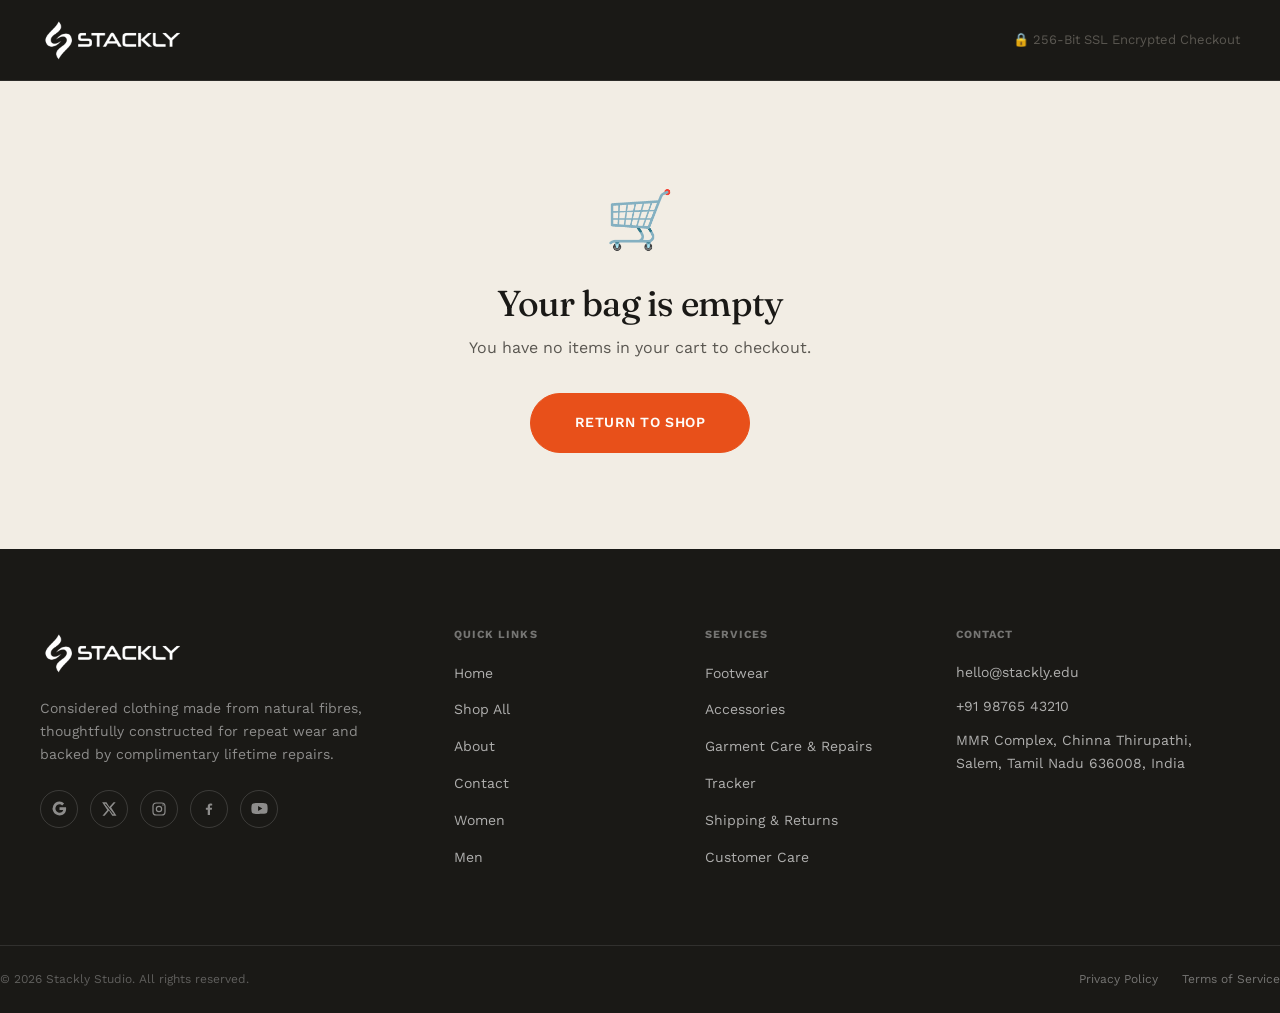
<file: checkout.html>
<!DOCTYPE html>
<html lang="en">
<head>
<meta charset="UTF-8">
<meta name="viewport" content="width=device-width, initial-scale=1.0">
<meta name="description" content="Checkout — Stackly considered clothing.">
<title>Checkout — Stackly</title>
<link rel="preconnect" href="https://fonts.googleapis.com">
<link rel="preconnect" href="https://fonts.gstatic.com" crossorigin>
<link rel="stylesheet" href="css/style.css">
<link rel="stylesheet" href="css/extra.css">
</head>
<body>

<div class="nav-overlay" id="navOverlay"></div>
<div class="search-overlay" id="searchOverlay" role="dialog" aria-label="Search">
  <button class="search-overlay__close" id="searchClose" aria-label="Close search">×</button>
  <div class="search-overlay__inner">
    <label class="search-overlay__label" for="searchInput">Search Stackly</label>
    <input class="search-overlay__input" id="searchInput" type="search" placeholder="Wool coat, silk dress…" autocomplete="off">
    <div class="search-overlay__results" id="searchResults"></div>
  </div>
</div>

<header class="site-header">
  <div class="wrap site-header__row">
    <a href="index.html" class="logo"><img src="stackly_ (1).webp" alt="Stackly Logo" class="logo-img"></a>
    <div style="font-size:13px;color:var(--ink-soft);display:flex;align-items:center;gap:6px;">
      <span>🔒 256-Bit SSL Encrypted Checkout</span>
    </div>
  </div>
</header>

<main>
  <div class="wrap">
    <div id="checkoutRoot"></div>
  </div>
</main>

<footer class="site-footer">
  <div class="wrap footer-top">
    <div class="footer-grid">
      <div>
        <a href="index.html" class="footer-logo"><img src="stackly_ (1).webp" alt="Stackly Logo" class="footer-logo-img"></a>
        <p class="footer-tagline">Considered clothing made from natural fibres, thoughtfully constructed for repeat wear and backed by complimentary lifetime repairs.</p><div class="footer-socials" role="group" aria-label="Social media">
          <a class="social-icon" href="404.html" aria-label="Google" title="Google"><svg viewBox="0 0 24 24" width="17" height="17" fill="currentColor"><path d="M21.35 12.23c0-.72-.06-1.42-.18-2.09H12v3.95h5.23a4.48 4.48 0 0 1-1.94 2.94v2.46h3.14c1.84-1.69 2.92-4.18 2.92-7.26ZM12 21.75c2.63 0 4.84-.87 6.45-2.36l-3.14-2.46c-.87.58-1.98.92-3.31.92-2.54 0-4.7-1.71-5.47-4.01H3.28v2.54A9.75 9.75 0 0 0 12 21.75ZM6.53 13.84a5.85 5.85 0 0 1 0-3.68V7.62H3.28a9.75 9.75 0 0 0 0 8.76l3.25-2.54ZM12 6.15c1.43 0 2.72.49 3.73 1.47l2.8-2.8A9.36 9.36 0 0 0 12 2.25a9.75 9.75 0 0 0-8.72 5.37l3.25 2.54C7.3 7.86 9.46 6.15 12 6.15Z"/></svg></a>
          <a class="social-icon" href="404.html" aria-label="X (Twitter)" title="X"><svg viewBox="0 0 24 24" width="16" height="16" fill="currentColor"><path d="M18.9 2H22l-6.8 7.8L23.2 22h-6.3L12 14.4 5.4 22H2.2l7.3-8.4L1.7 2h6.5l4.4 6.9L18.9 2Zm-1.1 17.9h1.7L7.2 4H5.4l12.4 15.9Z"/></svg></a>
          <a class="social-icon" href="404.html" aria-label="Instagram" title="Instagram"><svg viewBox="0 0 24 24" width="16" height="16" fill="none" stroke="currentColor" stroke-width="1.8"><rect x="3" y="3" width="18" height="18" rx="5"/><circle cx="12" cy="12" r="4"/><circle cx="18" cy="6" r="1" fill="currentColor" stroke="none"/></svg></a>
          <a class="social-icon" href="404.html" aria-label="Facebook" title="Facebook"><svg viewBox="0 0 24 24" width="16" height="16" fill="currentColor"><path d="M13.5 21v-8h2.7l.4-3h-3.1V8.1c0-.9.3-1.5 1.6-1.5h1.7V4a22 22 0 0 0-2.5-.1c-2.5 0-4.2 1.5-4.2 4.3V10H7.3v3h2.8v8z"/></svg></a>
          <a class="social-icon" href="404.html" aria-label="YouTube" title="YouTube"><svg viewBox="0 0 24 24" width="17" height="17" fill="currentColor"><path d="M23 7a3 3 0 0 0-2.1-2.1C19 4.4 12 4.4 12 4.4s-7 0-8.9.5A3 3 0 0 0 1 7a31 31 0 0 0-.5 5 31 31 0 0 0 .5 5 3 3 0 0 0 2.1 2.1c1.9.5 8.9.5 8.9.5s7 0 8.9-.5A3 3 0 0 0 23 17a31 31 0 0 0 .5-5 31 31 0 0 0-.5-5zM10 15.5v-7l6 3.5z"/></svg></a>
        </div>
      </div>
      <div class="footer-col">
        <h4>Quick Links</h4>
        <ul>
          <li><a href="index.html">Home</a></li>
          <li><a href="shop.html">Shop All</a></li>
          <li><a href="about.html">About</a></li>
          <li><a href="contact.html">Contact</a></li>
          <li><a href="women.html">Women</a></li>
          <li><a href="men.html">Men</a></li>
        </ul>
      </div>
      <div class="footer-col">
        <h4>Services</h4>
        <ul>
          <li><a href="404.html">Footwear</a></li>
          <li><a href="404.html">Accessories</a></li>
          <li><a href="404.html">Garment Care &amp; Repairs</a></li>
          <li><a href="404.html">Tracker</a></li>
          <li><a href="404.html">Shipping &amp; Returns</a></li>
          <li><a href="404.html">Customer Care</a></li>
        </ul>
      </div>
      <div class="footer-col">
        <h4>Contact</h4>
        <ul class="footer-contact">
          <li><a href="mailto:hello@stackly.edu">hello@stackly.edu</a></li>
          <li><a href="tel:+919876543210">+91 98765 43210</a></li>
          <li>MMR Complex, Chinna Thirupathi,<br>Salem, Tamil Nadu 636008, India</li>
        </ul>
      </div>
    </div>
  </div>
  <div class="wrap footer-bottom">
    <span>&copy; 2026 Stackly Studio. All rights reserved.</span>
    <div class="footer-bottom__links"><a href="404.html">Privacy Policy</a><a href="404.html">Terms of Service</a></div>
  </div>
</footer>

<script src="js/data.js"></script>
<script src="js/app.js"></script>
<script>
document.addEventListener("DOMContentLoaded", () => {
  const cart = getCart();
  const root = document.getElementById("checkoutRoot");

  if (cart.length === 0) {
    root.innerHTML = `
      <div class="confirm-panel">
        <div class="confirm-panel__icon">🛒</div>
        <h1>Your bag is empty</h1>
        <p>You have no items in your cart to checkout.</p>
        <a href="shop.html" class="btn btn--coral btn--lg mt-24">Return to Shop</a>
      </div>`;
    return;
  }

  const subtotal = cartSubtotal();
  const shipping = subtotal >= 1500 ? 0 : 150;
  const total = subtotal + shipping;

  const orderLinesHTML = cart.map(line => {
    const p = getProductById(line.id);
    if (!p) return "";
    return `
      <div class="order-line">
        <img src="${productImage(p.seed, 120, 150)}" alt="${p.name}">
        <div>
          <div class="order-line__name">${p.name}</div>
          <div class="order-line__meta">${line.color} · Size ${line.size} · Qty ${line.qty}</div>
        </div>
        <div class="order-line__price">${formatPrice(p.price * line.qty)}</div>
      </div>`;
  }).join('');

  root.innerHTML = `
    <div class="checkout-head">
      <div class="checkout-steps">
        <div class="step is-active"><span class="step-num">1</span><span>Shipping</span></div>
        <span class="checkout-steps__sep"></span>
        <div class="step"><span class="step-num">2</span><span>Payment</span></div>
        <span class="checkout-steps__sep"></span>
        <div class="step"><span class="step-num">3</span><span>Confirmation</span></div>
      </div>
    </div>

    <!-- Express Checkout Bar -->
    <div class="express-checkout">
      <p style="font-size:12px;font-weight:700;letter-spacing:.08em;text-transform:uppercase;color:var(--ink-muted);">Express Checkout</p>
      <div class="express-btn-group">
        <button class="btn--express btn--apple" type="button" onclick="showToast('Apple Pay selected', 'info')"> Pay</button>
        <button class="btn--express btn--google" type="button" onclick="showToast('G Pay selected', 'info')">G Pay</button>
        <button class="btn--express btn--paypal" type="button" onclick="showToast('PayPal selected', 'info')">PayPal</button>
      </div>
      <p style="font-size:12px;color:var(--ink-muted);margin-top:10px;">or continue below with standard checkout</p>
    </div>

    <div class="checkout-layout">
      <form id="checkoutForm">
        <div class="form-section">
          <h3>Contact Information</h3>
          <div class="field" style="margin-bottom:16px;">
            <label for="coEmail">Email Address</label>
            <input type="email" id="coEmail" required placeholder="alex@example.com">
          </div>
        </div>

        <div class="form-section">
          <h3>Shipping Address</h3>
          <div class="form-grid">
            <div class="field"><label for="coFirstName">First Name</label><input type="text" id="coFirstName" required placeholder="Alex"></div>
            <div class="field"><label for="coLastName">Last Name</label><input type="text" id="coLastName" required placeholder="Morgan"></div>
            <div class="field full"><label for="coAddress">Street Address</label><input type="text" id="coAddress" required placeholder="123 Fashion Street, Suite 400"></div>
            <div class="field"><label for="coCity">City</label><input type="text" id="coCity" required placeholder="London"></div>
            <div class="field"><label for="coPostcode">Postal / ZIP Code</label><input type="text" id="coPostcode" required placeholder="EC1A 1BB"></div>
            <div class="field full"><label for="coCountry">Country</label>
              <select id="coCountry" required>
                <option value="UK">United Kingdom</option>
                <option value="US">United States</option>
                <option value="CA">Canada</option>
                <option value="AU">Australia</option>
                <option value="DE">Germany</option>
                <option value="FR">France</option>
              </select>
            </div>
          </div>
        </div>

        <div class="form-section">
          <h3>Payment Method</h3>
          <div style="display:flex;gap:12px;margin-bottom:20px;">
            <label class="swatch is-selected" style="flex:1;text-align:center;cursor:pointer;">
              <input type="radio" name="paymentType" checked style="margin-right:6px;"> Credit Card
            </label>
            <label class="swatch" style="flex:1;text-align:center;cursor:pointer;">
              <input type="radio" name="paymentType" style="margin-right:6px;"> Klarna Pay Later
            </label>
          </div>

          <div class="form-grid">
            <div class="field full"><label for="coCardNum">Card Number</label><input type="text" id="coCardNum" required placeholder="4532 •••• •••• 8892"></div>
            <div class="field"><label for="coCardExpiry">Expiry (MM/YY)</label><input type="text" id="coCardExpiry" required placeholder="08/28"></div>
            <div class="field"><label for="coCardCvc">CVC / CVV</label><input type="text" id="coCardCvc" required placeholder="321"></div>
          </div>
        </div>

        <button type="submit" class="btn btn--coral btn--full btn--lg mt-24">Complete Order — ${formatPrice(total)}</button>
      </form>

      <aside class="order-summary">
        <h3>Items in Order</h3>
        <div style="max-height:300px;overflow-y:auto;padding-right:6px;margin-bottom:20px;">
          ${orderLinesHTML}
        </div>

        <div class="summary-row"><span>Subtotal</span><span>${formatPrice(subtotal)}</span></div>
        <div class="summary-row"><span>Shipping</span><span>${shipping === 0 ? "Free" : formatPrice(shipping)}</span></div>
        <div class="summary-row summary-row--total"><span>Total</span><span>${formatPrice(total)}</span></div>
      </aside>
    </div>
  `;

  document.getElementById("checkoutForm").addEventListener("submit", e => {
    e.preventDefault();
    const orderNo = "STK-" + Math.floor(100000 + Math.random() * 900000);
    const email = document.getElementById("coEmail").value;

    writeStore(STORE_KEYS.cart, []);
    updateHeaderCounts();

    root.innerHTML = `
      <div class="confirm-panel">
        <div class="confirm-panel__icon">🎉</div>
        <p class="eyebrow eyebrow--coral">Order Confirmed</p>
        <h1>Thank you for your order!</h1>
        <p>A confirmation email with tracking details has been sent to <strong>${email}</strong>.</p>
        <div class="confirm-order-no">Order Reference: ${orderNo}</div>
        <div style="display:flex;gap:14px;justify-content:center;">
          <a href="shop.html" class="btn btn--coral btn--lg">Continue Shopping</a>
          <a href="index.html" class="btn btn--outline btn--lg">Return Home</a>
        </div>
      </div>`;
  });
});
</script>
<script src="js/route-content-buttons-404.js"></script>
</body>
</html>
</file>
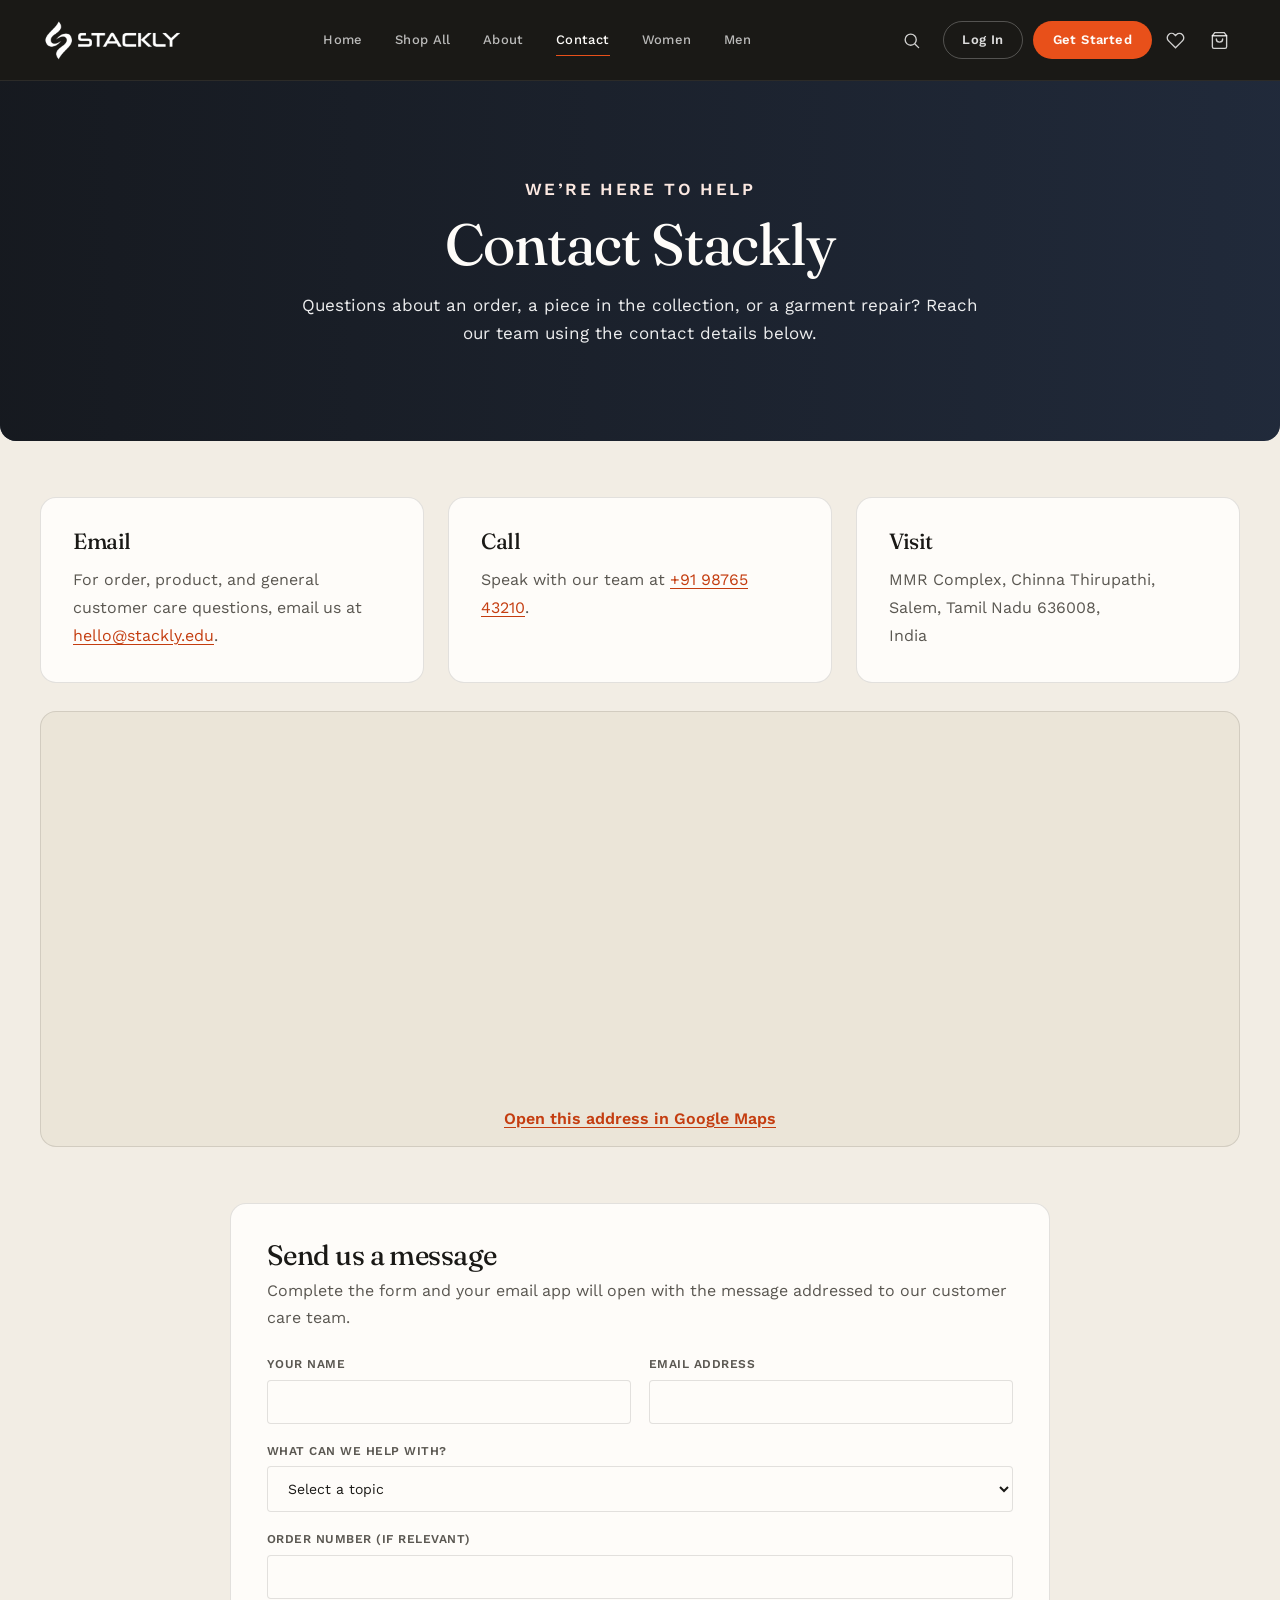
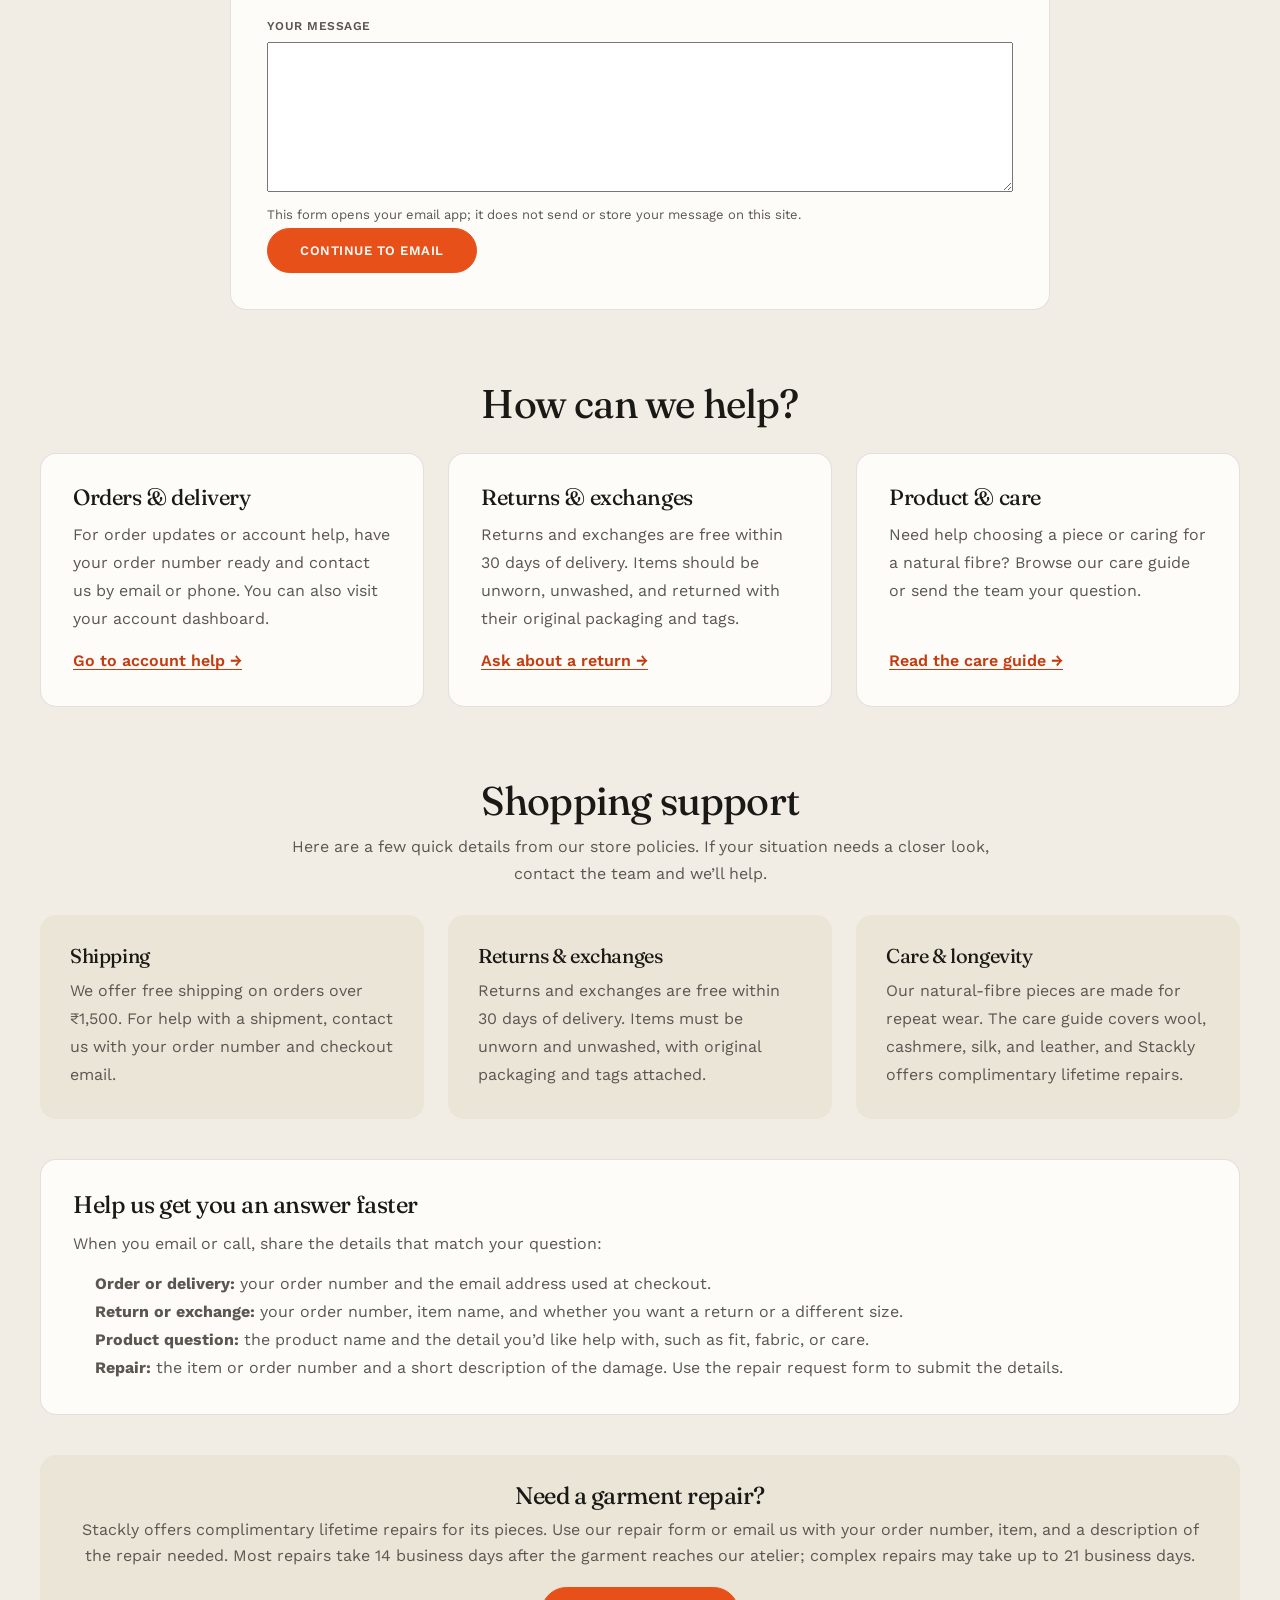
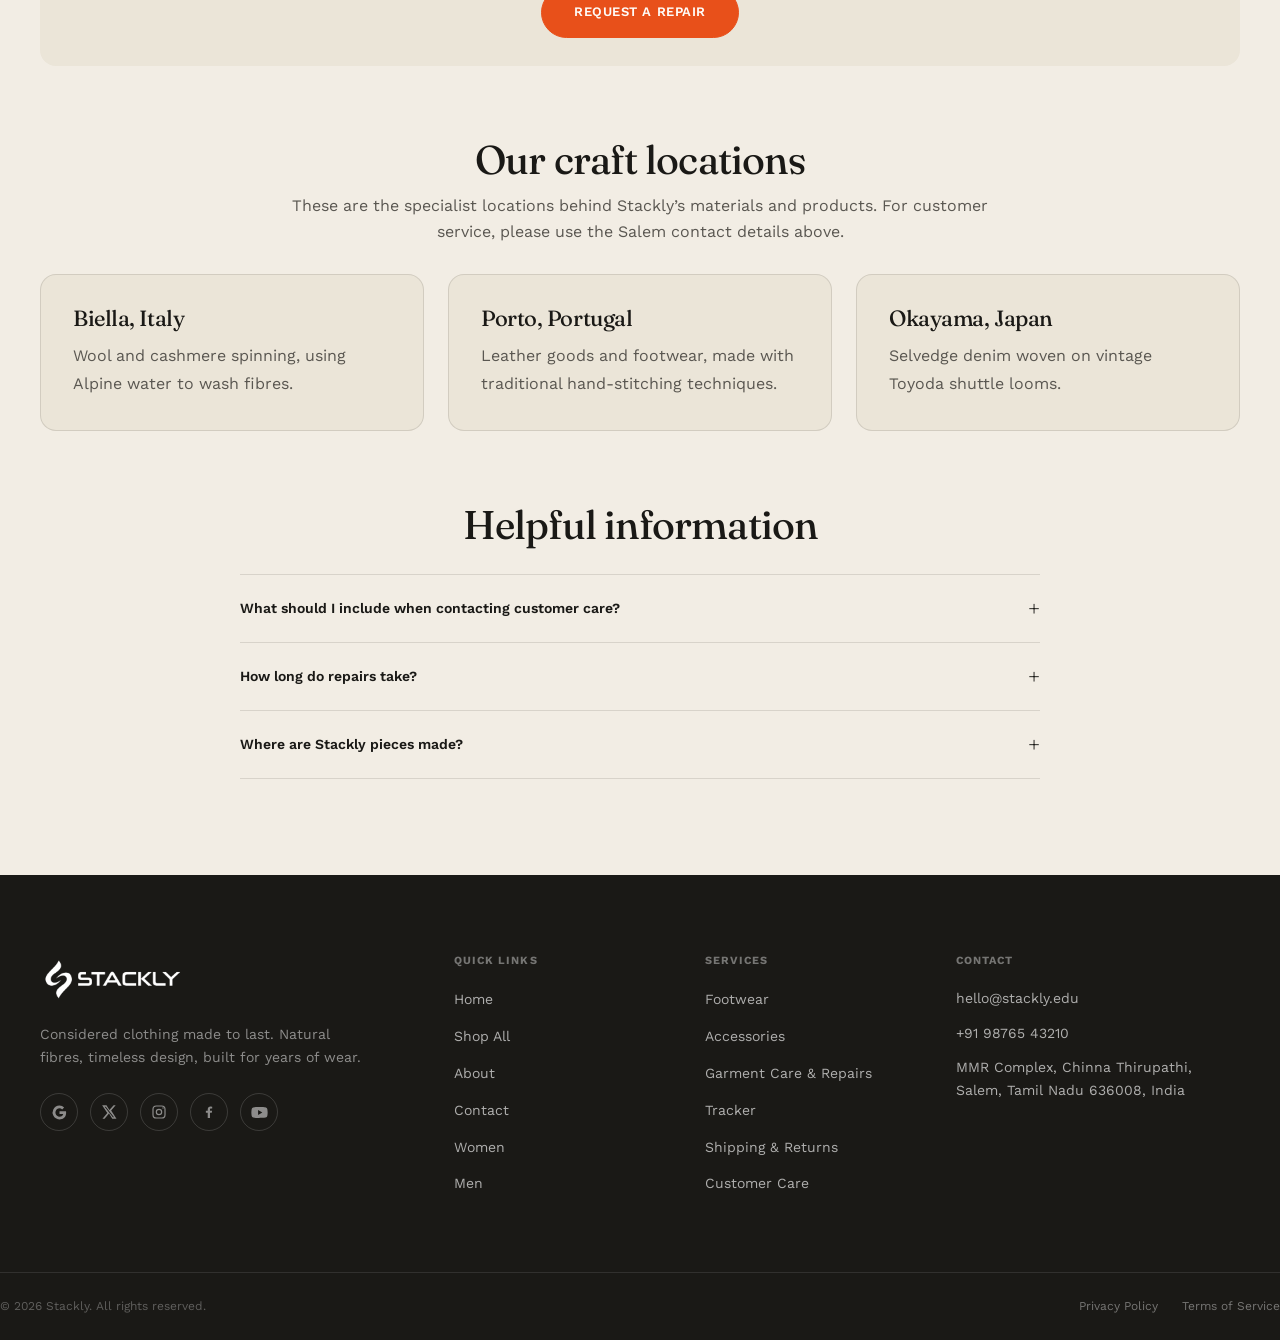
<file: contact.html>
<!DOCTYPE html>
<html lang="en">
<head>
<meta charset="UTF-8">
<meta name="viewport" content="width=device-width, initial-scale=1.0">
<meta name="description" content="Contact Stackly customer care for help with orders, products, and garment repairs.">
<title>Contact Us — Stackly</title>
<link rel="preconnect" href="https://fonts.googleapis.com">
<link rel="preconnect" href="https://fonts.gstatic.com" crossorigin>
<link rel="stylesheet" href="css/style.css">
<link rel="stylesheet" href="css/extra.css">
<style>
  .contact-page { padding: 72px 0 96px; }
  .contact-intro { position: relative; isolation: isolate; width: 100vw; max-width: none; min-height: 360px; margin: -72px calc(50% - 50vw) 56px; padding: 72px 24px; display: flex; flex-direction: column; align-items: center; justify-content: center; overflow: hidden; border-radius: 0 0 var(--r-lg) var(--r-lg); text-align: center; color: var(--white); background: var(--indigo) url('https://images.unsplash.com/photo-1512436991641-6745cdb1723f?fm=webp&fit=crop&w=900&q=35') center 45% / cover no-repeat; }
  .contact-intro::before { content: ''; position: absolute; inset: 0; z-index: -1; background: linear-gradient(90deg, rgba(14,13,11,.72), rgba(14,13,11,.36)); }
  .contact-intro .eyebrow { color: var(--coral-light); }
  .contact-intro h1 { font-size: clamp(38px, 5vw, 58px); margin: 10px 0 16px; color: var(--white); }
  .contact-intro p { max-width: 680px; color: rgba(255,255,255,.92); font-size: 17px; }
  .contact-grid { display: grid; grid-template-columns: repeat(3, minmax(0, 1fr)); gap: 24px; }
  .contact-card { padding: 32px; background: var(--white); border: 1px solid var(--line); border-radius: var(--r-lg); }
  .contact-card h2 { font-size: 22px; margin-bottom: 12px; }
  .contact-card p { color: var(--ink-soft); line-height: 1.75; }
  .contact-card a { color: var(--coral-deep); text-decoration: underline; text-underline-offset: 3px; }
  .contact-map { margin-top: 28px; overflow: hidden; border: 1px solid var(--line); border-radius: var(--r-lg); background: var(--surface); }
  .contact-map iframe { display: block; width: 100%; height: 380px; border: 0; }
  .contact-map-link { padding: 14px 20px; text-align: center; }
  .contact-map-link a { color: var(--coral-deep); font-weight: 600; text-decoration: underline; text-underline-offset: 3px; }
  .contact-next { margin-top: 40px; padding: 28px 32px; background: var(--surface); border-radius: var(--r-lg); text-align: center; }
  .contact-next p { color: var(--ink-soft); margin: 8px 0 18px; }
  .contact-network { margin-top: 72px; }
  .contact-network > h2 { text-align: center; font-size: clamp(28px, 3.5vw, 40px); margin-bottom: 12px; }
  .contact-network > p { max-width: 700px; margin: 0 auto 28px; color: var(--ink-soft); text-align: center; }
  .contact-network .contact-card { background: var(--surface); }
  .contact-help { margin-top: 72px; }
  .contact-help > h2, .contact-faq > h2 { text-align: center; font-size: clamp(28px, 3.5vw, 40px); margin-bottom: 28px; }
  .contact-help .contact-card { display: flex; flex-direction: column; align-items: flex-start; }
  .contact-help .contact-card a { margin-top: auto; padding-top: 16px; font-weight: 600; }
  .contact-faq { max-width: 820px; margin: 72px auto 0; }
  .contact-policies { margin-top: 72px; }
  .contact-policies > h2 { text-align: center; font-size: clamp(28px, 3.5vw, 40px); margin-bottom: 12px; }
  .contact-policies > p { max-width: 700px; margin: 0 auto 28px; color: var(--ink-soft); text-align: center; }
  .contact-policy-card { padding: 30px; background: var(--surface); border-radius: var(--r-lg); }
  .contact-policy-card h3 { font-size: 20px; margin-bottom: 10px; }
  .contact-policy-card p { color: var(--ink-soft); line-height: 1.75; }
  .contact-message-guide { margin-top: 40px; padding: 32px; border: 1px solid var(--line); border-radius: var(--r-lg); background: var(--white); }
  .contact-message-guide h2 { font-size: 24px; margin-bottom: 12px; }
  .contact-message-guide p, .contact-message-guide li { color: var(--ink-soft); line-height: 1.75; }
  .contact-message-guide ul { padding-left: 22px; margin: 12px 0 0; }
  .contact-form-section { max-width: 820px; margin: 56px auto 0; padding: 36px; background: var(--white); border: 1px solid var(--line); border-radius: var(--r-lg); }
  .contact-form-section h2 { font-size: 28px; margin-bottom: 8px; }
  .contact-form-section > p { color: var(--ink-soft); margin-bottom: 24px; }
  .contact-form-grid { display: grid; grid-template-columns: 1fr 1fr; gap: 18px; }
  .contact-form-grid .field { min-width: 0; }
  .contact-form-grid .field.full { grid-column: 1 / -1; }
  .contact-form-grid input, .contact-form-grid select, .contact-form-grid textarea { width: 100%; }
  .contact-form-grid textarea { min-height: 150px; resize: vertical; }
  .contact-form-note { min-height: 24px; margin-top: 12px; color: var(--ink-soft); font-size: 13px; }
  @media (max-width: 600px) { .contact-form-section { padding: 26px 20px; } .contact-form-grid { grid-template-columns: 1fr; } .contact-form-grid .field.full { grid-column: auto; } }
  @media (max-width: 760px) { .contact-page { padding: 52px 0 72px; } .contact-intro { width: calc(100% + 40px); min-height: 310px; margin: -52px -20px 44px; padding: 56px 20px; } .contact-grid { grid-template-columns: 1fr; } .contact-map iframe { height: 280px; } }
  @media (max-width: 560px) { .contact-intro { width: calc(100% + 32px); margin-left: -16px; margin-right: -16px; } }
</style>
</head>
<body>
<div class="nav-overlay" id="navOverlay"></div>
<div class="search-overlay" id="searchOverlay" role="dialog" aria-label="Search">
  <button class="search-overlay__close" id="searchClose" aria-label="Close search">×</button>
  <div class="search-overlay__inner">
    <label class="search-overlay__label" for="searchInput">Search Stackly</label>
    <input class="search-overlay__input" id="searchInput" type="search" placeholder="Wool coat, silk dress…" autocomplete="off">
    <div class="search-overlay__results" id="searchResults"></div>
  </div>
</div>
<header class="site-header">
  <div class="wrap site-header__row">
    <button class="nav-toggle" data-nav-toggle aria-label="Open menu" aria-expanded="false"><svg width="22" height="16" viewBox="0 0 22 16"><path d="M0 1h22M0 8h22M0 15h22" stroke="currentColor" stroke-width="1.7" stroke-linecap="round"/></svg></button>
    <a href="index.html" class="logo"><img src="stackly_ (1).webp" alt="Stackly Logo" class="logo-img"></a>
    <nav class="main-nav" data-nav-menu aria-label="Main navigation">
      <a href="index.html">Home</a><a href="shop.html">Shop All</a><a href="about.html">About</a><a href="contact.html" class="is-active">Contact</a><a href="women.html">Women</a><a href="men.html">Men</a>
    </nav>
    <div class="header-icons">
      <button class="icon-btn search-trigger" data-search-trigger aria-label="Search"><svg width="19" height="19" viewBox="0 0 24 24" fill="none" stroke="currentColor" stroke-width="1.7" stroke-linecap="round"><circle cx="11" cy="11" r="7"/><path d="m21 21-4.35-4.35"/></svg></button>
      <div class="header-auth"><a href="login.html" class="btn-login">Log In</a><a href="login.html#signup" class="btn-get-started">Get Started</a></div>
      <a href="wishlist.html" class="icon-btn" aria-label="Wishlist"><svg width="19" height="19" viewBox="0 0 24 24" fill="none" stroke="currentColor" stroke-width="1.7"><path d="M20.84 4.61a5.5 5.5 0 0 0-7.78 0L12 5.67l-1.06-1.06a5.5 5.5 0 0 0-7.78 7.78l1.06 1.06L12 21.23l7.78-7.78 1.06-1.06a5.5 5.5 0 0 0 0-7.78z"/></svg><span class="count-badge" data-wishlist-count>0</span></a>
      <a href="cart.html" class="icon-btn" aria-label="Cart"><svg width="19" height="19" viewBox="0 0 24 24" fill="none" stroke="currentColor" stroke-width="1.7" stroke-linecap="round"><path d="M6 2 3 6v14a2 2 0 0 0 2 2h14a2 2 0 0 0 2-2V6l-3-4z"/><line x1="3" y1="6" x2="21" y2="6"/><path d="M16 10a4 4 0 0 1-8 0"/></svg><span class="count-badge" data-cart-count>0</span></a>
    </div>
  </div>
</header>

<main class="contact-page">
  <div class="wrap">
    <div class="contact-intro">
      <p class="eyebrow eyebrow--coral">We’re here to help</p>
      <h1>Contact Stackly</h1>
      <p>Questions about an order, a piece in the collection, or a garment repair? Reach our team using the contact details below.</p>
    </div>
    <div class="contact-grid">
      <section class="contact-card">
        <h2>Email</h2>
        <p>For order, product, and general customer care questions, email us at <a href="mailto:hello@stackly.edu">hello@stackly.edu</a>.</p>
      </section>
      <section class="contact-card">
        <h2>Call</h2>
        <p>Speak with our team at <a href="tel:+919876543210">+91 98765 43210</a>.</p>
      </section>
      <section class="contact-card">
        <h2>Visit</h2>
        <p>MMR Complex, Chinna Thirupathi,<br>Salem, Tamil Nadu 636008,<br>India</p>
      </section>
    </div>
    <section class="contact-map" aria-label="Map showing Stackly's Salem address">
      <iframe title="Map to MMR Complex, Chinna Thirupathi, Salem" src="https://www.google.com/maps?q=MMR%20Complex%2C%20Chinna%20Thirupathi%2C%20Salem%2C%20Tamil%20Nadu%20636008%2C%20India&amp;output=embed" loading="lazy" referrerpolicy="no-referrer-when-downgrade" allowfullscreen></iframe>
      <p class="contact-map-link"><a href="https://www.google.com/maps/search/?api=1&amp;query=MMR%20Complex%2C%20Chinna%20Thirupathi%2C%20Salem%2C%20Tamil%20Nadu%20636008%2C%20India" target="_blank" rel="noopener noreferrer">Open this address in Google Maps</a></p>
    </section>
    <section class="contact-form-section" aria-labelledby="contact-form-title">
      <h2 id="contact-form-title">Send us a message</h2>
      <p>Complete the form and your email app will open with the message addressed to our customer care team.</p>
      <form id="contactForm">
        <div class="contact-form-grid">
          <div class="field"><label for="contactName">Your name</label><input id="contactName" name="name" type="text" autocomplete="name" required></div>
          <div class="field"><label for="contactEmail">Email address</label><input id="contactEmail" name="email" type="email" autocomplete="email" required></div>
          <div class="field full"><label for="contactTopic">What can we help with?</label><select id="contactTopic" name="topic" required><option value="" disabled selected>Select a topic</option><option>Order or delivery</option><option>Return or exchange</option><option>Product or sizing question</option><option>Garment repair</option><option>Other</option></select></div>
          <div class="field full"><label for="contactOrder">Order number (if relevant)</label><input id="contactOrder" name="order" type="text" autocomplete="off"></div>
          <div class="field full"><label for="contactMessage">Your message</label><textarea id="contactMessage" name="message" required></textarea></div>
        </div>
        <p class="contact-form-note" id="contactFormNote" aria-live="polite">This form opens your email app; it does not send or store your message on this site.</p>
        <button class="btn btn--coral" type="submit">Continue to email</button>
      </form>
    </section>
    <section class="contact-help" aria-labelledby="contact-help-title">
      <h2 id="contact-help-title">How can we help?</h2>
      <div class="contact-grid">
        <article class="contact-card"><h2>Orders &amp; delivery</h2><p>For order updates or account help, have your order number ready and contact us by email or phone. You can also visit your account dashboard.</p><a href="dashboard.html">Go to account help →</a></article>
        <article class="contact-card"><h2>Returns &amp; exchanges</h2><p>Returns and exchanges are free within 30 days of delivery. Items should be unworn, unwashed, and returned with their original packaging and tags.</p><a href="mailto:hello@stackly.edu?subject=Return%20or%20exchange">Ask about a return →</a></article>
        <article class="contact-card"><h2>Product &amp; care</h2><p>Need help choosing a piece or caring for a natural fibre? Browse our care guide or send the team your question.</p><a href="care.html">Read the care guide →</a></article>
      </div>
    </section>
    <section class="contact-policies" id="shopping-support" aria-labelledby="contact-policies-title">
      <h2 id="contact-policies-title">Shopping support</h2>
      <p>Here are a few quick details from our store policies. If your situation needs a closer look, contact the team and we’ll help.</p>
      <div class="contact-grid">
        <article class="contact-policy-card"><h3>Shipping</h3><p>We offer free shipping on orders over ₹1,500. For help with a shipment, contact us with your order number and checkout email.</p></article>
        <article class="contact-policy-card"><h3>Returns &amp; exchanges</h3><p>Returns and exchanges are free within 30 days of delivery. Items must be unworn and unwashed, with original packaging and tags attached.</p></article>
        <article class="contact-policy-card"><h3>Care &amp; longevity</h3><p>Our natural-fibre pieces are made for repeat wear. The care guide covers wool, cashmere, silk, and leather, and Stackly offers complimentary lifetime repairs.</p></article>
      </div>
    </section>
    <section class="contact-message-guide" aria-labelledby="message-guide-title">
      <h2 id="message-guide-title">Help us get you an answer faster</h2>
      <p>When you email or call, share the details that match your question:</p>
      <ul>
        <li><strong>Order or delivery:</strong> your order number and the email address used at checkout.</li>
        <li><strong>Return or exchange:</strong> your order number, item name, and whether you want a return or a different size.</li>
        <li><strong>Product question:</strong> the product name and the detail you’d like help with, such as fit, fabric, or care.</li>
        <li><strong>Repair:</strong> the item or order number and a short description of the damage. Use the <a href="care.html#repairForm">repair request form</a> to submit the details.</li>
      </ul>
    </section>
    <section class="contact-next">
      <h2>Need a garment repair?</h2>
      <p>Stackly offers complimentary lifetime repairs for its pieces. Use our repair form or email us with your order number, item, and a description of the repair needed. Most repairs take 14 business days after the garment reaches our atelier; complex repairs may take up to 21 business days.</p>
      <a class="btn btn--coral" href="care.html#repairForm">Request a repair</a>
    </section>
    <section class="contact-network" aria-labelledby="craft-network-title">
      <h2 id="craft-network-title">Our craft locations</h2>
      <p>These are the specialist locations behind Stackly’s materials and products. For customer service, please use the Salem contact details above.</p>
      <div class="contact-grid">
        <article class="contact-card"><h2>Biella, Italy</h2><p>Wool and cashmere spinning, using Alpine water to wash fibres.</p></article>
        <article class="contact-card"><h2>Porto, Portugal</h2><p>Leather goods and footwear, made with traditional hand-stitching techniques.</p></article>
        <article class="contact-card"><h2>Okayama, Japan</h2><p>Selvedge denim woven on vintage Toyoda shuttle looms.</p></article>
      </div>
    </section>
    <section class="contact-faq" aria-labelledby="contact-faq-title">
      <h2 id="contact-faq-title">Helpful information</h2>
      <div class="faq-wrap accordion">
        <details class="accordion-item">
          <summary>What should I include when contacting customer care?</summary>
          <div>For an order question, include your order number and the email address used at checkout. For a product question, include the item name. For a repair request, use the repair form and describe the issue with the garment.</div>
        </details>
        <details class="accordion-item">
          <summary>How long do repairs take?</summary>
          <div>Most repairs are completed within 14 business days after the atelier receives the garment. Complex repairs can take up to 21 days. Stackly provides a prepaid label and covers return shipping for eligible lifetime repairs.</div>
        </details>
        <details class="accordion-item">
          <summary>Where are Stackly pieces made?</summary>
          <div>Stackly garments are designed in London and produced by specialist family-run ateliers in Biella, Italy; Porto, Portugal; and Okayama, Japan.</div>
        </details>
      </div>
    </section>
  </div>
</main>

<footer class="site-footer">
  <div class="wrap footer-top"><div class="footer-grid">
    <div><a href="index.html" class="footer-logo"><img src="stackly_ (1).webp" alt="Stackly Logo" class="footer-logo-img"></a><p class="footer-tagline">Considered clothing made to last. Natural fibres, timeless design, built for years of wear.</p><div class="footer-socials" role="group" aria-label="Social media">
          <a class="social-icon" href="404.html" aria-label="Google" title="Google"><svg viewBox="0 0 24 24" width="17" height="17" fill="currentColor"><path d="M21.35 12.23c0-.72-.06-1.42-.18-2.09H12v3.95h5.23a4.48 4.48 0 0 1-1.94 2.94v2.46h3.14c1.84-1.69 2.92-4.18 2.92-7.26ZM12 21.75c2.63 0 4.84-.87 6.45-2.36l-3.14-2.46c-.87.58-1.98.92-3.31.92-2.54 0-4.7-1.71-5.47-4.01H3.28v2.54A9.75 9.75 0 0 0 12 21.75ZM6.53 13.84a5.85 5.85 0 0 1 0-3.68V7.62H3.28a9.75 9.75 0 0 0 0 8.76l3.25-2.54ZM12 6.15c1.43 0 2.72.49 3.73 1.47l2.8-2.8A9.36 9.36 0 0 0 12 2.25a9.75 9.75 0 0 0-8.72 5.37l3.25 2.54C7.3 7.86 9.46 6.15 12 6.15Z"/></svg></a>
          <a class="social-icon" href="404.html" aria-label="X (Twitter)" title="X"><svg viewBox="0 0 24 24" width="16" height="16" fill="currentColor"><path d="M18.9 2H22l-6.8 7.8L23.2 22h-6.3L12 14.4 5.4 22H2.2l7.3-8.4L1.7 2h6.5l4.4 6.9L18.9 2Zm-1.1 17.9h1.7L7.2 4H5.4l12.4 15.9Z"/></svg></a>
          <a class="social-icon" href="404.html" aria-label="Instagram" title="Instagram"><svg viewBox="0 0 24 24" width="16" height="16" fill="none" stroke="currentColor" stroke-width="1.8"><rect x="3" y="3" width="18" height="18" rx="5"/><circle cx="12" cy="12" r="4"/><circle cx="18" cy="6" r="1" fill="currentColor" stroke="none"/></svg></a>
          <a class="social-icon" href="404.html" aria-label="Facebook" title="Facebook"><svg viewBox="0 0 24 24" width="16" height="16" fill="currentColor"><path d="M13.5 21v-8h2.7l.4-3h-3.1V8.1c0-.9.3-1.5 1.6-1.5h1.7V4a22 22 0 0 0-2.5-.1c-2.5 0-4.2 1.5-4.2 4.3V10H7.3v3h2.8v8z"/></svg></a>
          <a class="social-icon" href="404.html" aria-label="YouTube" title="YouTube"><svg viewBox="0 0 24 24" width="17" height="17" fill="currentColor"><path d="M23 7a3 3 0 0 0-2.1-2.1C19 4.4 12 4.4 12 4.4s-7 0-8.9.5A3 3 0 0 0 1 7a31 31 0 0 0-.5 5 31 31 0 0 0 .5 5 3 3 0 0 0 2.1 2.1c1.9.5 8.9.5 8.9.5s7 0 8.9-.5A3 3 0 0 0 23 17a31 31 0 0 0 .5-5 31 31 0 0 0-.5-5zM10 15.5v-7l6 3.5z"/></svg></a>
        </div></div>
    <div class="footer-col"><h4>Quick Links</h4><ul><li><a href="index.html">Home</a></li><li><a href="shop.html">Shop All</a></li><li><a href="about.html">About</a></li><li><a href="contact.html">Contact</a></li><li><a href="women.html">Women</a></li><li><a href="men.html">Men</a></li></ul></div>
    <div class="footer-col"><h4>Services</h4>
        <ul>
          <li><a href="404.html">Footwear</a></li>
          <li><a href="404.html">Accessories</a></li>
          <li><a href="404.html">Garment Care &amp; Repairs</a></li>
          <li><a href="404.html">Tracker</a></li>
          <li><a href="404.html">Shipping &amp; Returns</a></li>
          <li><a href="404.html">Customer Care</a></li>
        </ul></div>
    <div class="footer-col"><h4>Contact</h4><ul class="footer-contact"><li><a href="mailto:hello@stackly.edu">hello@stackly.edu</a></li><li><a href="tel:+919876543210">+91 98765 43210</a></li><li>MMR Complex, Chinna Thirupathi,<br>Salem, Tamil Nadu 636008, India</li></ul></div>
  </div></div>
  <div class="wrap footer-bottom"><span>&copy; 2026 Stackly. All rights reserved.</span><div class="footer-bottom__links"><a href="404.html">Privacy Policy</a><a href="404.html">Terms of Service</a></div></div>
</footer>
<script src="js/data.js"></script>
<script src="js/app.js"></script>
<script>
  document.getElementById('contactForm').addEventListener('submit', event => {
    event.preventDefault();
    const form = event.currentTarget;
    if (!form.reportValidity()) return;

    const values = new FormData(form);
    const subject = `[Stackly Contact] ${values.get('topic')}`;
    const body = [
      `Name: ${values.get('name')}`,
      `Email: ${values.get('email')}`,
      `Topic: ${values.get('topic')}`,
      `Order number: ${values.get('order') || 'Not provided'}`,
      '',
      values.get('message')
    ].join('\n');
    window.location.href = `mailto:hello@stackly.edu?subject=${encodeURIComponent(subject)}&body=${encodeURIComponent(body)}`;
  });
</script>
<script src="js/route-content-buttons-404.js"></script>
</body>
</html>
</file>
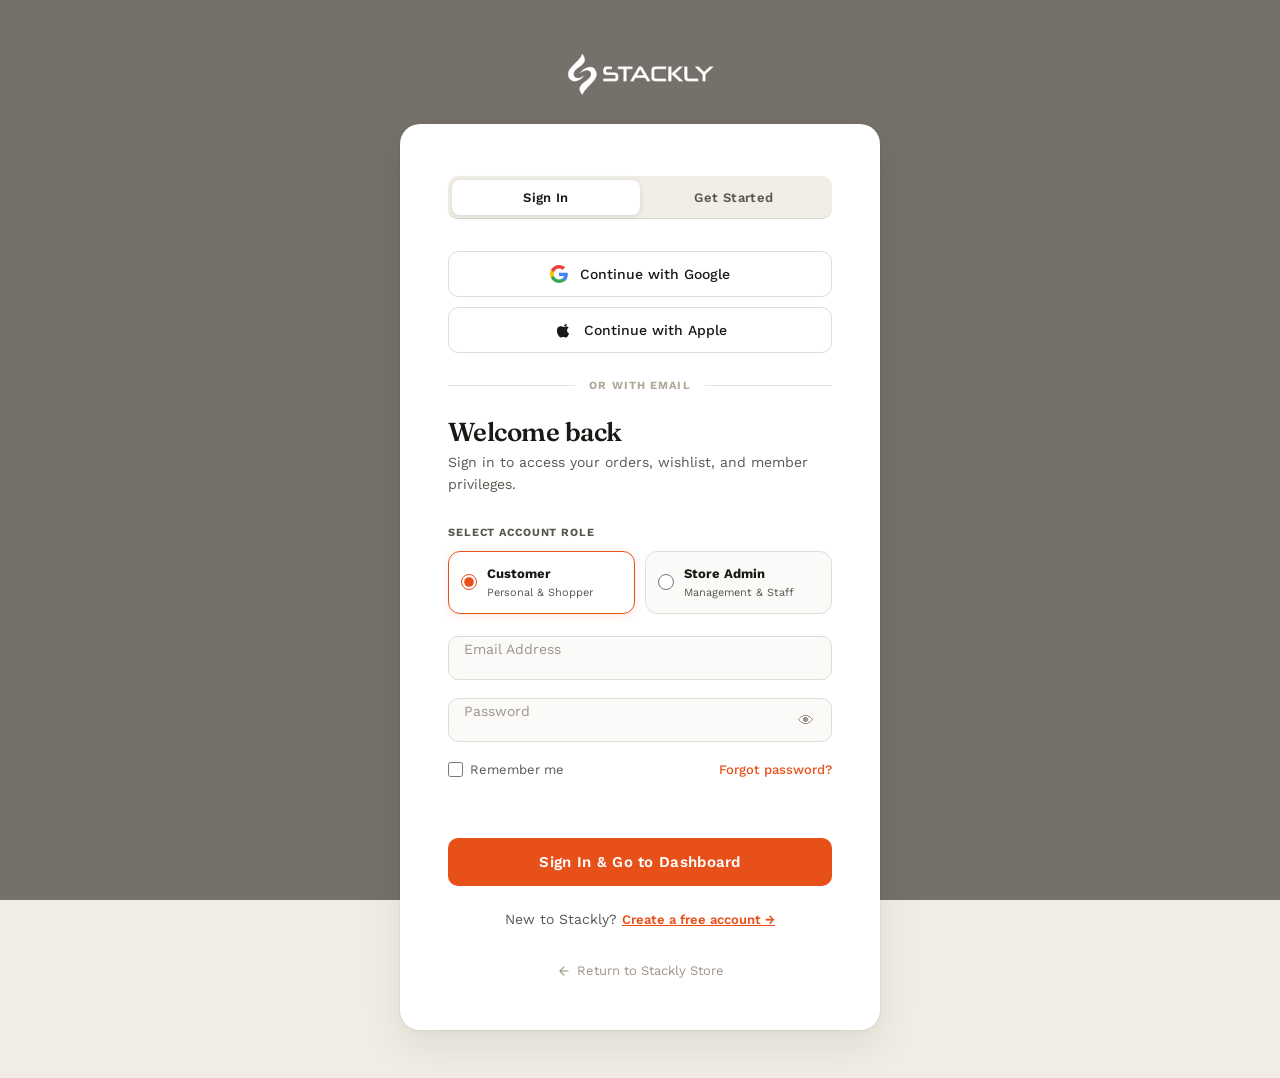
<file: login.html>
<!DOCTYPE html>
<html lang="en">
<head>
<meta charset="UTF-8">
<meta name="viewport" content="width=device-width, initial-scale=1.0">
<meta name="description" content="Sign In or Register — Stackly considered clothing.">
<title>Account — Stackly</title>
<link rel="preconnect" href="https://fonts.googleapis.com">
<link rel="preconnect" href="https://fonts.gstatic.com" crossorigin>
<link rel="stylesheet" href="css/style.css">
<link rel="stylesheet" href="css/extra.css">
<style>
  * { box-sizing: border-box; }

  body {
    min-height: 100vh;
    display: flex;
    flex-direction: column;
    font-family: var(--font-body);
  }

  /* ── Full-page background image ── */
  .auth-page {
    flex: 1;
    display: flex;
    align-items: center;
    justify-content: center;
    padding: 48px 24px;
    position: relative;
    overflow: hidden;
    background-image: url('https://images.unsplash.com/photo-1483985988355-763728e1935b?q=35&w=900&fm=webp&fit=crop');
    background-size: cover;
    background-position: center;
    background-attachment: fixed;
  }

  /* Dark overlay for readability */
  .auth-page::before {
    content: '';
    position: fixed;
    inset: 0;
    background: rgba(15, 12, 9, 0.55);
    pointer-events: none;
    z-index: 0;
  }

  .auth-card {
    position: relative;
    z-index: 1;
    width: 100%;
    max-width: 480px;
    background: #fff;
    border-radius: 20px;
    box-shadow:
      0 4px 6px rgba(0,0,0,.03),
      0 16px 40px rgba(0,0,0,.08),
      0 0 0 1px rgba(0,0,0,.04);
    padding: 52px 48px 44px;
    animation: fadeUp .6s ease-out;
  }

  .auth-logo-wrap {
    text-align: center;
    margin-bottom: 24px;
  }
  .auth-logo-wrap img {
    height: 52px;
    width: auto;
    filter: brightness(0) invert(1);
  }
  .auth-logo-wrap-above {
    text-align: center;
    margin-bottom: 24px;
    position: relative;
    z-index: 2;
  }
  .auth-logo-wrap-above img {
    height: 52px;
    width: auto;
    filter: brightness(0) invert(1);
  }

  /* ── Tab switcher ── */
  .auth-tabs {
    display: flex;
    background: #f1ede7;
    border-radius: 10px;
    padding: 4px;
    margin-bottom: 32px;
    gap: 0;
  }
  .auth-tab {
    flex: 1;
    padding: 10px 0;
    font-size: 13px;
    font-weight: 600;
    letter-spacing: .03em;
    border: none;
    background: transparent;
    border-radius: 8px;
    color: var(--ink-soft);
    cursor: pointer;
    transition: all .2s ease;
  }
  .auth-tab.is-active {
    background: #fff;
    color: var(--ink);
    box-shadow: 0 1px 6px rgba(0,0,0,.1);
  }

  /* ── Social buttons ── */
  .social-auth-buttons {
    display: flex;
    flex-direction: column;
    gap: 10px;
    margin-bottom: 24px;
  }
  .btn--social {
    background: #fff;
    border: 1.5px solid #e2ddd6;
    color: var(--ink);
    font-size: 14px;
    font-weight: 500;
    padding: 13px 18px;
    border-radius: 10px;
    display: flex;
    align-items: center;
    justify-content: center;
    gap: 12px;
    cursor: pointer;
    width: 100%;
    text-transform: none;
    letter-spacing: 0;
    transition: border-color .2s, background .2s, box-shadow .2s;
  }
  .btn--social:hover {
    border-color: #c8c0b6;
    background: #faf9f7;
    box-shadow: 0 2px 8px rgba(0,0,0,.06);
  }

  /* ── Divider ── */
  .auth-divider {
    display: flex;
    align-items: center;
    gap: 14px;
    margin-bottom: 24px;
  }
  .auth-divider::before,
  .auth-divider::after {
    content: '';
    flex: 1;
    height: 1px;
    background: #e8e2da;
  }
  .auth-divider span {
    font-size: 11px;
    font-weight: 700;
    letter-spacing: .1em;
    text-transform: uppercase;
    color: #b0a898;
  }

  /* ── Auth Panel ── */
  .auth-panel { display: none; }
  .auth-panel.is-active { display: block; }

  .auth-panel h2 {
    font-family: var(--font-display);
    font-size: 26px;
    font-weight: 600;
    color: var(--ink);
    margin-bottom: 6px;
  }
  .auth-panel .auth-sub {
    font-size: 14px;
    color: var(--ink-soft);
    margin-bottom: 28px;
    line-height: 1.55;
  }

  /* ── Float fields ── */
  .float-field {
    position: relative;
    margin-bottom: 18px;
  }
  .float-field input {
    width: 100%;
    padding: 16px 16px 8px;
    border: 1.5px solid #e2ddd6;
    border-radius: 10px;
    font-size: 15px;
    font-family: inherit;
    color: var(--ink);
    background: #fafaf9;
    outline: none;
    transition: border-color .2s, box-shadow .2s, background .2s;
  }
  .float-field input:focus {
    border-color: var(--coral);
    background: #fff;
    box-shadow: 0 0 0 3px rgba(232,80,26,.1);
  }
  .float-field label {
    position: absolute;
    left: 16px;
    top: 14px;
    font-size: 14px;
    color: #a09488;
    pointer-events: none;
    transition: all .18s ease;
    background: transparent;
  }
  .float-field input:focus ~ label,
  .float-field input:not(:placeholder-shown) ~ label {
    top: 6px;
    font-size: 11px;
    font-weight: 600;
    letter-spacing: .04em;
    text-transform: uppercase;
    color: var(--coral);
  }
  .float-field__pw-toggle {
    position: absolute;
    right: 14px;
    top: 50%;
    transform: translateY(-50%);
    background: none;
    border: none;
    cursor: pointer;
    font-size: 16px;
    color: #a09488;
    padding: 4px;
    transition: color .2s;
  }
  .float-field__pw-toggle:hover { color: var(--ink); }

  /* ── Remember / forgot row ── */
  .auth-meta-row {
    display: flex;
    justify-content: space-between;
    align-items: center;
    margin-bottom: 24px;
    font-size: 13px;
  }
  .auth-meta-row label {
    display: flex;
    align-items: center;
    gap: 7px;
    color: var(--ink-soft);
    cursor: pointer;
  }
  .auth-meta-row input[type="checkbox"] {
    accent-color: var(--coral);
    width: 15px;
    height: 15px;
  }
  .auth-meta-row a {
    color: var(--coral);
    font-weight: 500;
    text-decoration: none;
  }
  .auth-meta-row a:hover { text-decoration: underline; }

  /* ── Submit button ── */
  .btn-auth-submit {
    width: 100%;
    padding: 15px;
    background: var(--coral);
    color: #fff;
    font-size: 15px;
    font-weight: 600;
    letter-spacing: .02em;
    border: none;
    border-radius: 10px;
    cursor: pointer;
    transition: background .2s, transform .2s, box-shadow .2s;
    margin-top: 4px;
  }
  .btn-auth-submit:hover {
    background: var(--coral-deep);
    transform: translateY(-1px);
    box-shadow: 0 6px 20px rgba(232,80,26,.35);
  }
  .btn-auth-submit:active { transform: translateY(0); }

  /* ── Auth note ── */
  .auth-note {
    font-size: 13px;
    color: var(--moss);
    font-weight: 600;
    min-height: 20px;
    margin-bottom: 10px;
    text-align: center;
  }

  /* ── Switch link ── */
  .auth-switch {
    text-align: center;
    font-size: 13px;
    color: var(--ink-soft);
    margin-top: 22px;
  }
  .auth-switch button {
    background: none;
    border: none;
    color: var(--coral);
    font-size: 13px;
    font-weight: 600;
    cursor: pointer;
    text-decoration: underline;
    padding: 0;
  }

  /* ── Member benefits ── */
  .member-benefits {
    background: #faf8f5;
    border: 1px solid #ede8e0;
    border-radius: 12px;
    padding: 20px 22px;
    margin-top: 28px;
  }
  .member-benefits h4 {
    font-family: var(--font-body);
    font-size: 12px;
    font-weight: 700;
    text-transform: uppercase;
    letter-spacing: .08em;
    color: var(--ink-soft);
    margin-bottom: 14px;
  }
  .member-benefits ul {
    list-style: none;
    padding: 0;
    margin: 0;
    display: flex;
    flex-direction: column;
    gap: 10px;
  }
  .member-benefits li {
    display: flex;
    align-items: center;
    gap: 10px;
    font-size: 13px;
    color: var(--ink-soft);
  }
  .member-benefits li span {
    width: 20px;
    height: 20px;
    border-radius: 50%;
    background: var(--coral);
    color: #fff;
    font-size: 11px;
    font-weight: 700;
    display: flex;
    align-items: center;
    justify-content: center;
    flex-shrink: 0;
  }

  /* ── Role Selector ── */
  .role-select-wrap {
    margin-bottom: 22px;
  }
  .role-select-title {
    font-size: 11px;
    font-weight: 700;
    letter-spacing: .08em;
    text-transform: uppercase;
    color: var(--ink-soft);
    margin-bottom: 10px;
    display: block;
  }
  .role-options {
    display: grid;
    grid-template-columns: 1fr 1fr;
    gap: 10px;
  }
  .role-card {
    position: relative;
    border: 1.5px solid #e2ddd6;
    border-radius: 12px;
    padding: 12px;
    display: flex;
    align-items: center;
    gap: 10px;
    cursor: pointer;
    background: #fafaf9;
    transition: all .2s ease;
  }
  .role-card:hover {
    border-color: #c8c0b6;
    background: #fff;
  }
  .role-card input[type="radio"] {
    accent-color: var(--coral);
    width: 16px;
    height: 16px;
    cursor: pointer;
  }
  .role-card.is-active {
    border-color: var(--coral);
    background: #fff;
    box-shadow: 0 2px 10px rgba(232,80,26,.12);
  }
  .role-info strong {
    display: block;
    font-size: 13px;
    color: var(--ink);
  }
  .role-info span {
    display: block;
    font-size: 11px;
    color: var(--ink-soft);
  }

  /* ── Return link ── */
  .auth-return {
    text-align: center;
    margin-top: 28px;
  }
  .auth-return a {
    font-size: 13px;
    color: #a09488;
    display: inline-flex;
    align-items: center;
    gap: 6px;
    text-decoration: none;
    transition: color .2s;
  }
  .auth-return a:hover { color: var(--coral); }

  @media (max-width: 540px) {
    .auth-card { padding: 40px 28px 36px; }
  }
</style>
</head>
<body>

<div class="search-overlay" id="searchOverlay" role="dialog" aria-label="Search">
  <button class="search-overlay__close" id="searchClose" aria-label="Close search">×</button>
  <div class="search-overlay__inner">
    <label class="search-overlay__label" for="searchInput">Search Stackly</label>
    <input class="search-overlay__input" id="searchInput" type="search" placeholder="Wool coat, silk dress…" autocomplete="off">
    <div class="search-overlay__results" id="searchResults"></div>
  </div>
</div>

<div class="auth-page">
  <div style="display:flex; flex-direction:column; align-items:center; width:100%; max-width:480px; position:relative; z-index:1;">

    <!-- Logo — sits on dark background image, white and visible -->
    <div class="auth-logo-wrap-above">
      <a href="index.html">
        <img src="stackly_ (1).webp" alt="Stackly Logo">
      </a>
    </div>

    <div class="auth-card">

    <!-- Tabs -->
    <div class="auth-tabs">
      <button class="auth-tab is-active" data-tab="signin">Sign In</button>
      <button class="auth-tab" data-tab="signup">Get Started</button>
    </div>

    <!-- Social Auth -->
    <div class="social-auth-buttons">
      <button class="btn--social" type="button" onclick="showToast('Signed in with Google', 'success')">
        <svg width="18" height="18" viewBox="0 0 24 24"><path fill="#4285F4" d="M23.745 12.27c0-.7-.06-1.4-.19-2.07H12v4.51h6.6c-.29 1.52-1.14 2.82-2.4 3.68v3.05h3.88c2.27-2.09 3.665-5.17 3.665-9.17z"/><path fill="#34A853" d="M12 24c3.24 0 5.95-1.08 7.93-2.91l-3.88-3.05c-1.08.72-2.45 1.16-4.05 1.16-3.12 0-5.77-2.1-6.72-4.93H1.29v3.15C3.26 21.3 7.31 24 12 24z"/><path fill="#FBBC05" d="M5.28 14.27c-.25-.72-.38-1.49-.38-2.27s.13-1.55.38-2.27V6.58H1.29C.47 8.2.0 10.04.0 12s.47 3.8 1.29 5.42l3.99-3.15z"/><path fill="#EA4335" d="M12 4.75c1.77 0 3.35.61 4.6 1.8l3.42-3.42C17.95 1.19 15.24 0 12 0 7.31 0 3.26 2.7 1.29 6.58l3.99 3.15c.95-2.83 3.6-4.98 6.72-4.98z"/></svg>
        Continue with Google
      </button>
      <button class="btn--social" type="button" onclick="showToast('Signed in with Apple', 'success')">
        <svg width="18" height="18" viewBox="0 0 24 24" fill="currentColor"><path d="M18.71 19.5c-.83 1.24-1.71 2.45-3.05 2.47-1.34.03-1.77-.79-3.29-.79-1.53 0-2 .77-3.27.82-1.31.05-2.3-1.32-3.14-2.53C4.25 17 2.94 12.45 4.7 9.39c.87-1.52 2.43-2.48 4.12-2.51 1.28-.02 2.5.87 3.29.87.78 0 2.26-1.07 3.81-.91.65.03 2.47.26 3.64 1.98-.09.06-2.17 1.28-2.15 3.81.03 3.02 2.65 4.03 2.68 4.04-.03.07-.42 1.44-1.38 2.83M15.97 6.82c.66-.8 1.11-1.92.99-3.04-.96.04-2.13.64-2.81 1.44-.61.71-1.14 1.86-.99 2.96 1.07.08 2.16-.55 2.81-1.36z"/></svg>
        Continue with Apple
      </button>
    </div>

    <!-- Divider -->
    <div class="auth-divider"><span>or with email</span></div>

    <!-- ── SIGN IN PANEL ── -->
    <div class="auth-panel is-active" id="panel-signin">
      <h2>Welcome back</h2>
      <p class="auth-sub">Sign in to access your orders, wishlist, and member privileges.</p>

      <form id="signinForm" novalidate>
        <!-- Role Selector -->
        <div class="role-select-wrap">
          <span class="role-select-title">Select Account Role</span>
          <div class="role-options">
            <label class="role-card is-active" id="siRoleCustomerCard">
              <input type="radio" name="siRole" value="customer" checked>
              <div class="role-info">
                <strong>Customer</strong>
                <span>Personal &amp; Shopper</span>
              </div>
            </label>
            <label class="role-card" id="siRoleAdminCard">
              <input type="radio" name="siRole" value="admin">
              <div class="role-info">
                <strong>Store Admin</strong>
                <span>Management &amp; Staff</span>
              </div>
            </label>
          </div>
        </div>

        <div class="float-field">
          <input type="email" id="siEmail" placeholder=" " required autocomplete="email">
          <label for="siEmail">Email Address</label>
        </div>
        <div class="float-field">
          <input type="password" id="siPassword" placeholder=" " required minlength="8" autocomplete="current-password">
          <label for="siPassword">Password</label>
          <button type="button" class="float-field__pw-toggle" id="toggleSiPw" aria-label="Toggle password">👁</button>
        </div>
        <div class="auth-meta-row">
          <label>
            <input type="checkbox"> Remember me
          </label>
          <a href="404.html">Forgot password?</a>
        </div>
        <p class="auth-note" id="signinNote"></p>
        <button type="submit" class="btn-auth-submit">Sign In &amp; Go to Dashboard</button>
      </form>

      <p class="auth-switch">New to Stackly? <button type="button" data-switch="signup">Create a free account →</button></p>
    </div>

    <!-- ── GET STARTED PANEL ── -->
    <div class="auth-panel" id="panel-signup">
      <h2>Create your account</h2>
      <p class="auth-sub">Join the Stackly community for early access to new arrivals and private sales.</p>

      <form id="signupForm" novalidate>
        <div class="float-field">
          <input type="text" id="suName" placeholder=" " required autocomplete="name">
          <label for="suName">Full Name</label>
        </div>
        <div class="float-field">
          <input type="email" id="suEmail" placeholder=" " required autocomplete="email">
          <label for="suEmail">Email Address</label>
        </div>
        <div class="float-field">
          <input type="password" id="suPassword" placeholder=" " required minlength="8" autocomplete="new-password">
          <label for="suPassword">Password (6+ characters)</label>
          <button type="button" class="float-field__pw-toggle" id="toggleSuPw" aria-label="Toggle password">👁</button>
        </div>
        <div class="float-field">
          <input type="password" id="suConfirm" placeholder=" " required minlength="8" autocomplete="new-password">
          <label for="suConfirm">Confirm Password</label>
          <button type="button" class="float-field__pw-toggle" id="toggleSuConfirm" aria-label="Toggle confirm password">👁</button>
        </div>
        <p class="auth-note" id="signupNote"></p>
        <button type="submit" class="btn-auth-submit">Create Account &amp; Continue to Sign In</button>
      </form>

      <!-- Member Benefits -->
      <div class="member-benefits">
        <h4>Member Privileges</h4>
        <ul>
          <li><span>✓</span> Free Express Shipping on all orders</li>
          <li><span>✓</span> Priority access to seasonal launches &amp; private sales</li>
          <li><span>✓</span> Complimentary lifetime garment repair service</li>
        </ul>
      </div>

      <p class="auth-switch">Already have an account? <button type="button" data-switch="signin">Sign in →</button></p>
    </div>

    <!-- Return link -->
    <div class="auth-return">
      <a href="index.html">
        <svg width="14" height="14" viewBox="0 0 24 24" fill="none" stroke="currentColor" stroke-width="2" stroke-linecap="round"><path d="M19 12H5M12 5l-7 7 7 7"/></svg>
        Return to Stackly Store
      </a>
    </div>

  </div><!-- end auth-card -->
  </div><!-- end outer wrapper -->
</div><!-- end auth-page -->

<script src="js/data.js"></script>
<script src="js/app.js"></script>
<script>
document.addEventListener("DOMContentLoaded", () => {
  // Check for #signup in URL to open signup tab
  if (window.location.hash === '#signup') {
    setTab('signup');
  }
  if (new URLSearchParams(window.location.search).get('registered') === '1') {
    setTab('signin');
    const account = readStore(STORE_KEYS.user);
    if (account?.email) document.getElementById('siEmail').value = account.email;
    const signinNote = document.getElementById('signinNote');
    signinNote.style.color = '#4caf7d';
    signinNote.textContent = '✓ Account created. Please sign in to continue.';
  }

  function setTab(name) {
    document.querySelectorAll(".auth-tab").forEach(t => t.classList.toggle("is-active", t.dataset.tab === name));
    document.querySelectorAll(".auth-panel").forEach(p => p.classList.toggle("is-active", p.id === `panel-${name}`));
  }

  document.querySelectorAll(".auth-tab").forEach(t => t.addEventListener("click", () => setTab(t.dataset.tab)));
  document.querySelectorAll("[data-switch]").forEach(b => b.addEventListener("click", () => setTab(b.dataset.switch)));

  // Role selection highlighting helper
  function setupRoleSelection(groupName) {
    const radios = document.querySelectorAll(`input[name="${groupName}"]`);
    radios.forEach(radio => {
      radio.addEventListener('change', () => {
        radios.forEach(r => {
          const card = r.closest('.role-card');
          if (card) card.classList.toggle('is-active', r.checked);
        });
      });
    });
  }
  setupRoleSelection('siRole');
  setupRoleSelection('suRole');

  function bindPwToggle(btnId, inputId) {
    const btn = document.getElementById(btnId);
    const input = document.getElementById(inputId);
    if (!btn || !input) return;
    btn.addEventListener("click", () => {
      const isPw = input.type === "password";
      input.type = isPw ? "text" : "password";
      btn.textContent = isPw ? "🙈" : "👁";
    });
  }
  bindPwToggle("toggleSiPw", "siPassword");
  bindPwToggle("toggleSuPw", "suPassword");
  bindPwToggle("toggleSuConfirm", "suConfirm");

  // Live confirm-password match indicator
  const suConfirmEl = document.getElementById("suConfirm");
  const suPasswordEl = document.getElementById("suPassword");
  suConfirmEl.addEventListener("input", () => {
    const note = document.getElementById("signupNote");
    if (suConfirmEl.value && suPasswordEl.value !== suConfirmEl.value) {
      suConfirmEl.style.borderColor = "#e55";
      note.style.color = "#e55";
      note.textContent = "✕ Passwords do not match";
    } else if (suConfirmEl.value && suPasswordEl.value === suConfirmEl.value) {
      suConfirmEl.style.borderColor = "#4caf7d";
      note.style.color = "#4caf7d";
      note.textContent = "✓ Passwords match";
    } else {
      suConfirmEl.style.borderColor = "";
      note.textContent = "";
    }
  });

  document.getElementById("signinForm").addEventListener("submit", e => {
    e.preventDefault();
    const email = document.getElementById("siEmail").value;
    const role  = document.querySelector('input[name="siRole"]:checked')?.value || 'customer';
    if (!email) return;
    writeStore(STORE_KEYS.user, { email, name: email.split("@")[0], role });
    showToast(`Signed in as ${role === 'admin' ? 'Store Admin' : 'Customer'}!`, "success");
    document.getElementById("signinNote").textContent = "✓ Signed in successfully. Redirecting to Dashboard…";
    setTimeout(() => { window.location.href = "dashboard.html"; }, 1000);
  });

  document.getElementById("signupForm").addEventListener("submit", e => {
    e.preventDefault();
    const name  = document.getElementById("suName").value;
    const email = document.getElementById("suEmail").value;
    const pw    = document.getElementById("suPassword").value;
    const cpw   = document.getElementById("suConfirm").value;
    const note  = document.getElementById("signupNote");
    if (!name || !email) return;
    if (pw !== cpw) {
      note.style.color = "#e55";
      note.textContent = "✕ Passwords do not match. Please check and try again.";
      suConfirmEl.focus();
      return;
    }
    writeStore(STORE_KEYS.user, { email, name, role: 'customer' });
    showToast("Welcome to Stackly!", "success");
    note.style.color = "#4caf7d";
    note.textContent = "✓ Account created! Redirecting to Sign In…";
    setTimeout(() => { window.location.href = "login.html?registered=1"; }, 1000);
  });
});
</script>
<script src="js/route-content-buttons-404.js"></script>
</body>
</html>
</file>
<file: css/style.css>
/* ============================================================
   ARDEN — Professional Stylesheet v2.0
   Palette: warm linen ground, deep ink, vibrant coral accent,
   indigo secondary. Fraunces display, Work Sans body.
   ============================================================ */

@import url('https://fonts.googleapis.com/css2?family=Fraunces:ital,opsz,wght@0,9..144,300;0,9..144,450;0,9..144,600;0,9..144,700;1,9..144,300;1,9..144,450;1,9..144,600&family=Work+Sans:wght@300;400;500;600;700&display=swap');

/* ---------- tokens ---------- */
:root {
  --linen:        #F2EDE4;
  --linen-deep:   #E9E2D3;
  --surface:      #EBE5D8;
  --surface-dark: #DDD5C4;
  --ink:          #1A1916;
  --ink-soft:     #5A5751;
  --ink-muted:    #8A8580;
  --line:         rgba(26,25,22,.12);
  --line-strong:  rgba(26,25,22,.22);
  --coral:        #E8501A;
  --coral-deep:   #C43D10;
  --coral-light:  #FBE8E1;
  --indigo:       #2B3A55;
  --indigo-deep:  #1D2740;
  --indigo-light: #E4E8EF;
  --moss:         #4E6045;
  --brick:        #8C3B2E;
  --white:        #FEFCF9;
  --black:        #0E0D0B;

  --font-display: 'Fraunces', Georgia, serif;
  --font-body:    'Work Sans', -apple-system, BlinkMacSystemFont, sans-serif;

  --container:    1280px;
  --r-sm:         4px;
  --r-md:         8px;
  --r-lg:         16px;
  --r-pill:       999px;

  --shadow-xs: 0 1px 3px rgba(0,0,0,.06);
  --shadow-sm: 0 2px 8px rgba(0,0,0,.08);
  --shadow-md: 0 6px 24px rgba(0,0,0,.10);
  --shadow-lg: 0 16px 48px rgba(0,0,0,.14);
  --shadow-xl: 0 32px 80px rgba(0,0,0,.18);

  --ease-out:   cubic-bezier(.16,1,.3,1);
  --ease-in-out: cubic-bezier(.45,0,.55,1);
  --dur-fast:   .15s;
  --dur-mid:    .25s;
  --dur-slow:   .45s;
}

/* ---------- reset ---------- */
*, *::before, *::after { box-sizing: border-box; margin: 0; padding: 0; }
html { scroll-behavior: smooth; font-size: 16px; }
body {
  background: var(--linen);
  color: var(--ink);
  font-family: var(--font-body);
  line-height: 1.55;
  -webkit-font-smoothing: antialiased;
  -moz-osx-font-smoothing: grayscale;
  overflow-x: hidden;
}
img { max-width: 100%; display: block; }
a { color: inherit; text-decoration: none; }
button { font-family: inherit; cursor: pointer; border: none; background: none; }
ul, ol { list-style: none; }
h1,h2,h3,h4,h5 {
  font-family: var(--font-display);
  font-weight: 450;
  letter-spacing: -.02em;
  line-height: 1.08;
}
p { line-height: 1.65; }
:focus-visible { outline: 2px solid var(--coral); outline-offset: 3px; }
@media (prefers-reduced-motion: reduce) {
  *, *::before, *::after {
    animation-duration: .001ms !important;
    transition-duration: .001ms !important;
  }
}

/* ---------- keyframes ---------- */
@keyframes fadeUp {
  from { opacity: 0; transform: translateY(28px); }
  to   { opacity: 1; transform: translateY(0); }
}
@keyframes fadeIn {
  from { opacity: 0; }
  to   { opacity: 1; }
}
@keyframes slideDown {
  from { opacity: 0; transform: translateY(-16px); }
  to   { opacity: 1; transform: translateY(0); }
}
@keyframes slideRight {
  from { transform: translateX(-100%); }
  to   { transform: translateX(0); }
}
@keyframes shimmer {
  0%   { background-position: -800px 0; }
  100% { background-position: 800px 0; }
}
@keyframes pulse {
  0%, 100% { opacity: 1; }
  50%       { opacity: .5; }
}
@keyframes spin {
  to { transform: rotate(360deg); }
}
@keyframes toastIn {
  from { opacity: 0; transform: translateY(20px) scale(.96); }
  to   { opacity: 1; transform: translateY(0) scale(1); }
}
@keyframes toastOut {
  to { opacity: 0; transform: translateY(20px) scale(.96); }
}
@keyframes progressFill {
  from { width: 0; }
}
@keyframes scaleX {
  from { transform: scaleX(0); }
  to   { transform: scaleX(1); }
}

/* ---------- utilities ---------- */
.wrap { max-width: var(--container); margin: 0 auto; padding: 0 40px; }
.eyebrow {
  font-size: 11px; font-weight: 600; letter-spacing: .14em;
  text-transform: uppercase; color: var(--ink-muted);
}
.eyebrow--coral { color: var(--coral); }
.section { padding: 80px 0; }
.section--dark { background: var(--ink); color: var(--white); }
.section--surface { background: var(--surface); }
.section--linen-deep { background: var(--linen-deep); }
.text-center { text-align: center; }
.text-coral { color: var(--coral); }
.text-soft { color: var(--ink-soft); }
.mt-4 { margin-top: 4px; }
.mt-8 { margin-top: 8px; }
.mt-12 { margin-top: 12px; }
.mt-16 { margin-top: 16px; }
.mt-24 { margin-top: 24px; }
.mt-32 { margin-top: 32px; }

/* ---------- animate on scroll ---------- */
[data-anim] {
  opacity: 0;
  transform: translateY(32px);
  transition: opacity .7s var(--ease-out), transform .7s var(--ease-out);
}
[data-anim].is-visible { opacity: 1; transform: none; }
[data-anim-delay="1"] { transition-delay: .1s; }
[data-anim-delay="2"] { transition-delay: .2s; }
[data-anim-delay="3"] { transition-delay: .3s; }
[data-anim-delay="4"] { transition-delay: .4s; }
[data-anim-delay="5"] { transition-delay: .5s; }
[data-anim-delay="6"] { transition-delay: .6s; }

/* ---------- page transition ---------- */
.page-transition {
  position: fixed; inset: 0; background: var(--ink);
  z-index: 9999; pointer-events: none;
  opacity: 0; transition: opacity .3s var(--ease-in-out);
}
.page-transition.is-active { opacity: 1; pointer-events: all; }

/* =====================================================
   BUTTONS
   ===================================================== */
.btn {
  display: inline-flex; align-items: center; justify-content: center; gap: 8px;
  padding: 14px 32px;
  border: 1.5px solid var(--ink);
  border-radius: var(--r-pill);
  background: var(--ink); color: var(--white);
  font-size: 13px; font-weight: 600; letter-spacing: .04em; text-transform: uppercase;
  transition: background var(--dur-fast) var(--ease-out),
              color var(--dur-fast) var(--ease-out),
              border-color var(--dur-fast) var(--ease-out),
              transform var(--dur-fast) var(--ease-out),
              box-shadow var(--dur-fast) var(--ease-out);
  white-space: nowrap;
}
.btn:hover {
  background: var(--coral); border-color: var(--coral);
  transform: translateY(-2px);
  box-shadow: 0 8px 24px rgba(232,80,26,.3);
}
.btn:active { transform: translateY(0); box-shadow: none; }
.btn--outline { background: transparent; color: var(--ink); }
.btn--outline:hover { background: var(--coral); color: var(--white); border-color: var(--coral); }
.btn--coral { background: var(--coral); border-color: var(--coral); color: var(--white); }
.btn--coral:hover { background: var(--coral-deep); border-color: var(--coral-deep); }
.btn--white { background: var(--white); color: var(--ink); border-color: var(--white); }
.btn--white:hover { background: var(--linen); border-color: var(--linen); transform: translateY(-2px); box-shadow: 0 8px 24px rgba(0,0,0,.2); }
.btn--ghost { background: transparent; color: var(--white); border-color: rgba(255,255,255,.4); }
.btn--ghost:hover { background: rgba(255,255,255,.1); border-color: var(--white); }
.btn--sm { padding: 10px 22px; font-size: 12px; }
.btn--lg { padding: 18px 44px; font-size: 14px; }
.btn--full { width: 100%; }
.btn--icon { padding: 12px; border-radius: 50%; }
.btn:disabled { opacity: .4; cursor: not-allowed; pointer-events: none; }

/* spinner inside button */
.btn .spinner {
  width: 14px; height: 14px; border: 2px solid rgba(255,255,255,.3);
  border-top-color: var(--white); border-radius: 50%;
  animation: spin .7s linear infinite;
}

/* =====================================================
   HEADER
   ===================================================== */
.site-header {
  position: sticky; top: 0; z-index: 200;
  background: #1a1916;
  border-bottom: 1px solid rgba(255,255,255,.08);
  transition: background var(--dur-mid) var(--ease-out),
              box-shadow var(--dur-mid) var(--ease-out),
              height var(--dur-mid) var(--ease-out);
}
.site-header.is-scrolled {
  background: rgba(26,25,22,.97);
  backdrop-filter: blur(12px);
  box-shadow: 0 2px 20px rgba(0,0,0,.35);
}
.site-header__row {
  display: flex; align-items: center; justify-content: space-between;
  height: 80px;
  transition: height var(--dur-mid) var(--ease-out);
}
.site-header.is-scrolled .site-header__row { height: 64px; }

.logo {
  display: inline-flex; align-items: center; gap: 8px;
  font-family: var(--font-display); font-size: 26px; font-weight: 600;
  letter-spacing: .04em; flex-shrink: 0; text-decoration: none; color: var(--ink);
}
.logo-img {
  height: 48px; width: auto; object-fit: contain; display: inline-block; vertical-align: middle;
  filter: brightness(0) invert(1);
}
.logo span { color: var(--coral); }

.nav-toggle {
  display: none; padding: 8px; margin-left: -8px;
  color: rgba(255,255,255,.8); border-radius: var(--r-sm);
  transition: color var(--dur-fast);
}
.nav-toggle:hover { color: var(--coral); }

/* Header Auth Buttons */
.header-auth {
  display: flex; align-items: center; gap: 10px; margin-left: 8px;
}
.btn-login {
  font-size: 13px; font-weight: 600; letter-spacing: .03em;
  color: rgba(255,255,255,.85);
  padding: 8px 18px;
  border: 1.5px solid rgba(255,255,255,.25);
  border-radius: var(--r-pill);
  background: transparent;
  text-decoration: none;
  transition: all var(--dur-fast);
  white-space: nowrap;
}
.btn-login:hover {
  border-color: rgba(255,255,255,.7);
  color: var(--white);
  background: rgba(255,255,255,.06);
}
.btn-get-started {
  font-size: 13px; font-weight: 600; letter-spacing: .03em;
  color: var(--white);
  padding: 9px 20px;
  border: none;
  border-radius: var(--r-pill);
  background: var(--coral);
  text-decoration: none;
  transition: background var(--dur-fast), transform var(--dur-fast), box-shadow var(--dur-fast);
  white-space: nowrap;
}
.btn-get-started:hover {
  background: var(--coral-deep);
  transform: translateY(-1px);
  box-shadow: 0 4px 16px rgba(232,80,26,.4);
}

.main-nav { display: flex; gap: 32px; }
.mobile-nav-actions { display: none; }
.main-nav a {
  font-size: 13px; font-weight: 500; letter-spacing: .03em;
  color: rgba(255,255,255,.7); padding: 4px 0; position: relative;
  transition: color var(--dur-fast);
}
.main-nav a::after {
  content: ''; position: absolute; left: 0; bottom: -2px;
  width: 0; height: 1.5px; background: var(--coral);
  transition: width var(--dur-mid) var(--ease-out);
}
.main-nav a:hover, .main-nav a.is-active, .main-nav a.is-current { color: var(--white); }
.main-nav a:hover::after, .main-nav a.is-active::after, .main-nav a.is-current::after { width: 100%; }

.header-icons { display: flex; align-items: center; gap: 4px; }
.icon-btn {
  position: relative; display: inline-flex; align-items: center; justify-content: center;
  width: 40px; height: 40px; border-radius: var(--r-pill); color: rgba(255,255,255,.8);
  transition: background var(--dur-fast), color var(--dur-fast), transform var(--dur-fast);
}
.icon-btn:hover { background: rgba(255,255,255,.08); color: var(--coral); transform: scale(1.05); }

.count-badge {
  display: none; align-items: center; justify-content: center;
  position: absolute; top: 2px; right: 2px; min-width: 17px; height: 17px; padding: 0 4px;
  background: var(--coral); color: var(--white);
  font-size: 10px; font-weight: 700; border-radius: var(--r-pill);
  animation: fadeIn .2s var(--ease-out);
}

/* search trigger */
.search-trigger { cursor: pointer; }

/* =====================================================
   SEARCH OVERLAY
   ===================================================== */
.search-overlay {
  position: fixed; inset: 0; z-index: 500;
  background: rgba(26,25,22,.92);
  backdrop-filter: blur(8px);
  display: flex; flex-direction: column; align-items: center; padding-top: 120px;
  opacity: 0; pointer-events: none;
  transition: opacity var(--dur-mid) var(--ease-out);
}
.search-overlay.is-open { opacity: 1; pointer-events: all; }
.search-overlay__inner { width: 100%; max-width: 640px; padding: 0 24px; }
.search-overlay__label {
  font-family: var(--font-display); font-size: 13px; color: rgba(255,255,255,.5);
  letter-spacing: .08em; text-transform: uppercase; margin-bottom: 16px; display: block;
}
.search-overlay__input {
  width: 100%; background: none; border: none; border-bottom: 2px solid rgba(255,255,255,.3);
  color: var(--white); font-family: var(--font-display); font-size: clamp(32px,5vw,52px);
  font-weight: 300; padding: 8px 0 16px; outline: none;
  transition: border-color var(--dur-fast);
}
.search-overlay__input::placeholder { color: rgba(255,255,255,.25); }
.search-overlay__input:focus { border-color: var(--coral); }
.search-overlay__results {
  margin-top: 32px; display: grid; grid-template-columns: repeat(3,1fr); gap: 12px;
}
.search-result-card {
  background: rgba(255,255,255,.07); border-radius: var(--r-md);
  overflow: hidden; cursor: pointer;
  transition: background var(--dur-fast), transform var(--dur-fast);
}
.search-result-card:hover { background: rgba(255,255,255,.12); transform: translateY(-2px); }
.search-result-card img { width: 100%; aspect-ratio: 3/4; object-fit: cover; }
.search-result-card__body { padding: 10px 12px; }
.search-result-card__name { color: var(--white); font-size: 13px; font-weight: 500; }
.search-result-card__price { color: var(--coral); font-size: 12px; margin-top: 2px; }
.search-overlay__close {
  position: absolute; top: 28px; right: 32px; width: 44px; height: 44px;
  border-radius: 50%; background: rgba(255,255,255,.1); color: var(--white);
  display: flex; align-items: center; justify-content: center;
  font-size: 20px; transition: background var(--dur-fast), transform var(--dur-fast);
}
.search-overlay__close:hover { background: rgba(255,255,255,.2); transform: rotate(90deg); }
.search-no-results { color: rgba(255,255,255,.4); font-size: 15px; margin-top: 24px; }

/* =====================================================
   TOAST NOTIFICATIONS
   ===================================================== */
#toast-container {
  position: fixed; bottom: 32px; right: 32px; z-index: 600;
  display: flex; flex-direction: column; gap: 10px; pointer-events: none;
}
.toast {
  display: flex; align-items: center; gap: 12px;
  padding: 14px 20px; border-radius: var(--r-md);
  background: var(--ink); color: var(--white);
  font-size: 14px; font-weight: 500; min-width: 280px; max-width: 360px;
  box-shadow: var(--shadow-lg);
  animation: toastIn .3s var(--ease-out) forwards;
  pointer-events: all;
}
.toast.is-out { animation: toastOut .25s var(--ease-out) forwards; }
.toast--success { border-left: 3px solid var(--coral); }
.toast--error   { border-left: 3px solid var(--brick); }
.toast--info    { border-left: 3px solid var(--indigo); }
.toast__icon { font-size: 18px; flex-shrink: 0; }
.toast__msg { flex: 1; }
.toast__close {
  background: none; border: none; color: rgba(255,255,255,.4);
  cursor: pointer; font-size: 16px; line-height: 1; flex-shrink: 0;
  transition: color var(--dur-fast);
}
.toast__close:hover { color: var(--white); }

/* =====================================================
   BACK TO TOP
   ===================================================== */
.back-to-top {
  position: fixed; bottom: 32px; left: 32px; z-index: 100;
  width: 46px; height: 46px; border-radius: 50%;
  background: var(--ink); color: var(--white);
  display: flex; align-items: center; justify-content: center;
  box-shadow: var(--shadow-md);
  opacity: 0; transform: translateY(12px); pointer-events: none;
  transition: opacity var(--dur-mid), transform var(--dur-mid), background var(--dur-fast);
}
.back-to-top.is-visible { opacity: 1; transform: none; pointer-events: all; }
.back-to-top:hover { background: var(--coral); transform: translateY(-3px); box-shadow: 0 8px 24px rgba(232,80,26,.35); }

/* =====================================================
   FOOTER
   ===================================================== */
.site-footer {
  background: var(--ink); color: var(--white);
  padding: 80px 0 0;
  margin-top: 0;
}
.footer-top { border-bottom: 1px solid rgba(255,255,255,.1); padding-bottom: 64px; }
.footer-grid {
  display: grid; grid-template-columns: 1.8fr 1fr 1fr 1.4fr;
  gap: 48px; align-items: start;
}
.footer-logo {
  display: inline-flex; align-items: center; gap: 8px;
  font-family: var(--font-display); font-size: 28px; font-weight: 600; letter-spacing: .04em;
  color: var(--white); text-decoration: none;
}
.footer-logo-img {
  height: 48px; width: auto; object-fit: contain; display: inline-block; vertical-align: middle;
  filter: brightness(0) invert(1);
}
.footer-logo span { color: var(--coral); }
.footer-tagline { font-size: 14px; color: rgba(255,255,255,.5); margin-top: 12px; max-width: 36ch; line-height: 1.65; }
.footer-contact { list-style: none; padding: 0; margin: 0; }
.footer-contact li { font-size: 14px; color: rgba(255,255,255,.65); line-height: 1.6; }
.footer-socials { display: flex; gap: 12px; margin-top: 24px; }
.social-icon {
  width: 38px; height: 38px; border-radius: 50%; border: 1px solid rgba(255,255,255,.15);
  display: flex; align-items: center; justify-content: center; color: rgba(255,255,255,.5);
  font-size: 15px; transition: border-color var(--dur-fast), color var(--dur-fast), background var(--dur-fast);
  text-decoration: none;
}
.social-icon:hover { border-color: var(--coral); color: var(--white); background: var(--coral); }
.footer-col h4 {
  font-family: var(--font-body); font-size: 11px; font-weight: 700;
  letter-spacing: .1em; text-transform: uppercase; color: rgba(255,255,255,.4);
  margin-bottom: 20px;
}
.footer-col li { margin-bottom: 12px; }
.footer-col a {
  font-size: 14px; color: rgba(255,255,255,.65);
  transition: color var(--dur-fast);
}
.footer-col a:hover { color: var(--white); }
.newsletter-form {
  display: flex; flex-direction: column; gap: 10px; margin-top: 4px;
}
.newsletter-form input {
  background: rgba(255,255,255,.08); border: 1px solid rgba(255,255,255,.15);
  border-radius: var(--r-sm); padding: 12px 16px;
  font-size: 14px; font-family: inherit; color: var(--white);
  transition: border-color var(--dur-fast), background var(--dur-fast);
}
.newsletter-form input::placeholder { color: rgba(255,255,255,.35); }
.newsletter-form input:focus { outline: none; border-color: var(--coral); background: rgba(255,255,255,.12); }
.newsletter-form button {
  align-self: flex-start; padding: 11px 26px; border-radius: var(--r-pill);
  background: var(--coral); color: var(--white);
  font-size: 12px; font-weight: 600; letter-spacing: .05em; text-transform: uppercase;
  transition: background var(--dur-fast), transform var(--dur-fast);
}
.newsletter-form button:hover { background: var(--coral-deep); transform: translateY(-1px); }
.newsletter-note { font-size: 12px; color: rgba(255,255,255,.4); margin-top: 6px; }

.footer-bottom {
  display: flex; justify-content: space-between; align-items: center;
  padding: 24px 0; font-size: 12px; color: rgba(255,255,255,.3);
}
.footer-bottom a { color: rgba(255,255,255,.4); transition: color var(--dur-fast); }
.footer-bottom a:hover { color: var(--white); }
.footer-bottom__links { display: flex; gap: 24px; }

/* =====================================================
   SKELETON LOADERS
   ===================================================== */
.skeleton {
  background: linear-gradient(90deg, var(--surface) 25%, var(--linen-deep) 50%, var(--surface) 75%);
  background-size: 800px 100%;
  animation: shimmer 1.5s infinite linear;
  border-radius: var(--r-sm);
}
.skeleton-card { position: relative; }
.skeleton-card__img { aspect-ratio: 5/6.5; width: 100%; border-radius: var(--r-sm); }
.skeleton-card__line { height: 12px; margin-top: 14px; width: 60%; }
.skeleton-card__line--full { width: 90%; }
.skeleton-card__line--sm { width: 40%; margin-top: 8px; }

/* =====================================================
   PRODUCT GRID & CARD
   ===================================================== */
.grid { display: grid; grid-template-columns: repeat(4,1fr); gap: 32px 24px; }
.grid--3 { grid-template-columns: repeat(3,1fr); }

.card { position: relative; }
.card__media {
  display: block; position: relative; aspect-ratio: 5/6.5;
  overflow: hidden; background: var(--surface); border-radius: var(--r-sm);
}
.card__media img {
  width: 100%; height: 100%; object-fit: cover;
  transition: transform .6s var(--ease-out), opacity .4s var(--ease-out);
}
.card__media img.secondary-img {
  position: absolute; inset: 0; opacity: 0;
}
.card:hover .card__media img.primary-img { transform: scale(1.04); opacity: 0; }
.card:hover .card__media img.secondary-img { opacity: 1; transform: scale(1.04); }
.card:not(:hover) .card__media img.primary-img { opacity: 1; }

.card__tag {
  position: absolute; top: 12px; left: 12px;
  padding: 5px 10px; font-size: 10px; font-weight: 700; letter-spacing: .06em;
  text-transform: uppercase; border-radius: var(--r-pill);
  background: var(--white); color: var(--ink);
  box-shadow: var(--shadow-xs);
}
.card__tag--sale { background: var(--coral); color: var(--white); }
.card__tag--new  { background: var(--ink); color: var(--white); }
.card__tag--bestseller { background: var(--indigo); color: var(--white); }

.card__wish {
  position: absolute; top: 10px; right: 10px;
  width: 36px; height: 36px; border-radius: 50%;
  background: rgba(254,252,249,.92); border: none;
  display: flex; align-items: center; justify-content: center;
  color: var(--ink-muted); box-shadow: var(--shadow-xs);
  transition: color var(--dur-fast), background var(--dur-fast), transform var(--dur-fast);
  backdrop-filter: blur(4px);
}
.card__wish:hover { transform: scale(1.1); background: var(--white); color: var(--coral); }
.card__wish.is-active { color: var(--coral); background: var(--white); }

.card__quick-add {
  position: absolute; bottom: 0; left: 0; right: 0;
  padding: 12px 16px; background: var(--ink); color: var(--white);
  font-size: 12px; font-weight: 600; letter-spacing: .05em; text-transform: uppercase;
  text-align: center; border: none; cursor: pointer;
  transform: translateY(100%); opacity: 0;
  transition: transform .3s var(--ease-out), opacity .3s var(--ease-out), background var(--dur-fast);
}
.card:hover .card__quick-add { transform: translateY(0); opacity: 1; }
.card__quick-add:hover { background: var(--coral); }

.card__body { padding-top: 14px; }
.card__cat { font-size: 11px; font-weight: 500; color: var(--ink-muted); margin-bottom: 5px; letter-spacing: .04em; }
.card__name { font-size: 15px; font-weight: 450; line-height: 1.3; }
.card__name a:hover { color: var(--coral); }
.card__price { margin-top: 7px; font-size: 14px; display: flex; align-items: center; gap: 8px; }
.price--sale { color: var(--coral); font-weight: 600; }
.price--old  { color: var(--ink-muted); text-decoration: line-through; font-size: 13px; }

/* hover lift */
.card {
  transition: transform var(--dur-mid) var(--ease-out);
}
.card:hover { transform: translateY(-4px); }

/* =====================================================
   SECTION HEADS
   ===================================================== */
.section__head {
  display: flex; flex-direction: column; justify-content: center; align-items: center;
  gap: 12px; margin-bottom: 40px; text-align: center;
}
.section__head h2 { font-size: clamp(28px,3.5vw,40px); }
.section__head a {
  font-size: 13px; font-weight: 500; color: var(--coral); letter-spacing: .04em;
  display: flex; align-items: center; gap: 6px; flex-shrink: 0;
  transition: gap var(--dur-fast);
}
.section__head a:hover { gap: 10px; }

/* =====================================================
   HERO
   ===================================================== */
.hero {
  padding: 0; overflow: hidden;
  background: var(--linen-deep); min-height: 88vh;
  display: grid; align-items: center;
}
.hero__grid {
  display: grid; grid-template-columns: 1fr 1fr;
  min-height: 88vh;
}
.hero__content {
  display: flex; flex-direction: column; justify-content: center;
  padding: 80px 64px 80px 40px;
}
.hero__eyebrow {
  font-size: 11px; font-weight: 700; letter-spacing: .16em; text-transform: uppercase;
  color: var(--coral); margin-bottom: 24px;
  display: flex; align-items: center; gap: 12px;
}
.hero__eyebrow::before {
  content: ''; display: block; width: 32px; height: 1.5px; background: var(--coral);
}
.hero h1 {
  font-size: clamp(48px, 5.5vw, 80px); line-height: 1.0;
  animation: fadeUp .9s var(--ease-out) both;
}
.hero h1 em { font-style: italic; color: var(--coral); }
.hero__sub {
  font-size: 17px; color: var(--ink-soft); margin-top: 24px; max-width: 44ch; line-height: 1.7;
  animation: fadeUp .9s .12s var(--ease-out) both;
}
.hero__actions {
  display: flex; gap: 14px; margin-top: 36px; flex-wrap: wrap;
  animation: fadeUp .9s .24s var(--ease-out) both;
}
.hero__stats {
  display: flex; gap: 40px; margin-top: 56px; padding-top: 32px;
  border-top: 1px solid var(--line);
  animation: fadeUp .9s .36s var(--ease-out) both;
}
.hero__stat-num {
  font-family: var(--font-display); font-size: 32px; font-weight: 600; color: var(--coral);
}
.hero__stat-label { font-size: 13px; color: var(--ink-soft); margin-top: 2px; }

.hero__media {
  position: relative; overflow: hidden;
}
.hero__media img {
  width: 100%; height: 100%; object-fit: cover; object-position: center top;
  animation: fadeIn 1.2s var(--ease-out) both;
}
.hero__badge {
  position: absolute; bottom: 40px; left: -20px;
  background: var(--white); padding: 20px 24px;
  border-radius: var(--r-md); box-shadow: var(--shadow-lg); max-width: 220px;
  animation: slideRight .8s .4s var(--ease-out) both;
}
.hero__badge strong {
  display: block; font-family: var(--font-display); font-size: 18px; margin-bottom: 4px;
}
.hero__badge p { font-size: 12px; color: var(--ink-soft); }

/* =====================================================
   MARQUEE / TICKER
   ===================================================== */
.ticker {
  background: var(--coral); color: var(--white); padding: 12px 0;
  overflow: hidden; position: relative;
}
.ticker__track {
  display: flex; gap: 64px; white-space: nowrap;
  animation: tickerScroll 28s linear infinite;
}
.ticker__track:hover { animation-play-state: paused; }
@keyframes tickerScroll {
  from { transform: translateX(0); }
  to   { transform: translateX(-50%); }
}
.ticker__item {
  font-size: 12px; font-weight: 700; letter-spacing: .1em; text-transform: uppercase;
  display: flex; align-items: center; gap: 20px; flex-shrink: 0;
}
.ticker__item::after { content: '✦'; opacity: .6; }

/* =====================================================
   CATEGORY STRIP
   ===================================================== */
.cat-strip { padding: 80px 0; }
.cat-grid { display: grid; grid-template-columns: repeat(4,1fr); gap: 16px; }
.cat-tile {
  position: relative; border-radius: var(--r-md); overflow: hidden;
  height: 400px; cursor: pointer; display: block;
}
.cat-tile img {
  width: 100%; height: 100%; object-fit: cover;
  transition: transform .6s var(--ease-out);
}
.cat-tile:hover img { transform: scale(1.06); }
.cat-tile__overlay {
  position: absolute; inset: 0;
  background: linear-gradient(to top, rgba(0,0,0,.65) 0%, rgba(0,0,0,.1) 60%, transparent 100%);
  transition: background var(--dur-slow);
}
.cat-tile:hover .cat-tile__overlay { background: linear-gradient(to top, rgba(232,80,26,.6) 0%, rgba(0,0,0,.15) 60%, transparent 100%); }
.cat-tile__body {
  position: absolute; bottom: 0; left: 0; right: 0; padding: 28px 24px;
  transform: translateY(8px); transition: transform var(--dur-mid) var(--ease-out);
}
.cat-tile:hover .cat-tile__body { transform: translateY(0); }
.cat-tile__label {
  font-family: var(--font-display); font-size: 26px; font-weight: 450; color: var(--white);
  display: block; margin-bottom: 6px;
}
.cat-tile__count { font-size: 12px; color: rgba(255,255,255,.7); letter-spacing: .04em; }
.cat-tile__arrow {
  display: inline-flex; align-items: center; gap: 6px;
  font-size: 12px; font-weight: 600; letter-spacing: .06em; text-transform: uppercase;
  color: var(--white); margin-top: 10px;
  opacity: 0; transform: translateX(-8px);
  transition: opacity var(--dur-mid), transform var(--dur-mid);
}
.cat-tile:hover .cat-tile__arrow { opacity: 1; transform: translateX(0); }

/* =====================================================
   EDITORIAL BANNER (full-bleed)
   ===================================================== */
.editorial {
  position: relative; min-height: 560px; overflow: hidden;
  display: flex; align-items: center;
}
.editorial__bg {
  position: absolute; inset: 0; z-index: 0;
}
.editorial__bg img { width: 100%; height: 100%; object-fit: cover; }
.editorial__bg::after {
  content: ''; position: absolute; inset: 0;
  background: linear-gradient(105deg, rgba(26,25,22,.8) 0%, rgba(26,25,22,.3) 100%);
}
.editorial__content {
  position: relative; z-index: 1; padding: 80px 0;
}
.editorial__eyebrow { color: var(--coral); }
.editorial h2 {
  font-size: clamp(36px,5vw,64px); color: var(--white); margin-top: 16px; max-width: 14ch;
}
.editorial h2 em { color: var(--coral); }
.editorial p { font-size: 17px; color: rgba(255,255,255,.7); max-width: 44ch; margin-top: 20px; line-height: 1.7; }
.editorial__actions { margin-top: 36px; display: flex; gap: 14px; }

/* =====================================================
   VALUE STRIP
   ===================================================== */
.value-strip { background: var(--surface); }
.value-strip .wrap {
  display: grid; grid-template-columns: repeat(4,1fr);
  border: 1px solid var(--line);
}
.value-item {
  padding: 32px 24px; text-align: center;
  border-right: 1px solid var(--line);
  transition: background var(--dur-fast);
}
.value-item:last-child { border-right: none; }
.value-item:hover { background: var(--linen-deep); }
.value-item__icon {
  font-size: 28px; margin-bottom: 14px;
  display: flex; align-items: center; justify-content: center;
  width: 56px; height: 56px; border-radius: 50%;
  background: var(--coral-light); margin: 0 auto 14px;
}
.value-item h4 { font-family: var(--font-body); font-size: 14px; font-weight: 700; margin-bottom: 6px; }
.value-item p  { font-size: 13px; color: var(--ink-soft); }

/* =====================================================
   LOOKBOOK / INSTAGRAM GRID
   ===================================================== */
.lookbook { padding: 80px 0; }
.lookbook-grid {
  display: grid;
  grid-template-columns: repeat(4, 1fr);
  grid-auto-rows: 300px;
  grid-auto-flow: dense;
  gap: 16px; margin-top: 40px;
}
.look-tile {
  min-width: 0; min-height: 0; overflow: hidden; border-radius: var(--r-sm); position: relative; cursor: pointer;
  background: var(--surface);
}
.look-tile img { display: block; width: 100%; height: 100%; object-fit: cover; object-position: center; transition: transform .6s var(--ease-out); }
.look-tile:hover img { transform: scale(1.06); }
.look-tile__overlay {
  position: absolute; inset: 0;
  background: rgba(26,25,22,0); transition: background var(--dur-mid);
  display: flex; align-items: center; justify-content: center;
}
.look-tile:hover .look-tile__overlay { background: rgba(26,25,22,.35); }
.look-tile__icon { color: var(--white); font-size: 24px; opacity: 0; transition: opacity var(--dur-mid); }
.look-tile:hover .look-tile__icon { opacity: 1; }

.look-tile--tall { grid-row: span 2; }
.look-tile--wide { grid-column: span 2; }

/* =====================================================
   TESTIMONIALS
   ===================================================== */
.testimonials { padding: 80px 0; background: var(--ink); }
.testimonials__head { text-align: center; margin-bottom: 56px; }
.testimonials__head .eyebrow { color: var(--coral); margin-bottom: 14px; }
.testimonials__head h2 { font-size: clamp(28px,3.5vw,40px); color: var(--white); }
.testimonials-grid { display: grid; grid-template-columns: repeat(3,1fr); gap: 24px; }
.testimonial-card {
  background: rgba(255,255,255,.05); border: 1px solid rgba(255,255,255,.1);
  border-radius: var(--r-md); padding: 32px;
  transition: background var(--dur-mid), transform var(--dur-mid);
}
.testimonial-card:hover { background: rgba(255,255,255,.09); transform: translateY(-4px); }
.testimonial-stars { color: var(--coral); font-size: 16px; letter-spacing: 2px; margin-bottom: 18px; }
.testimonial-text {
  font-family: var(--font-display); font-size: 18px; font-weight: 300; font-style: italic;
  color: var(--white); line-height: 1.6; margin-bottom: 24px;
}
.testimonial-author { display: flex; align-items: center; gap: 14px; }
.testimonial-author img {
  width: 44px; height: 44px; border-radius: 50%; object-fit: cover;
  border: 2px solid rgba(255,255,255,.15);
}
.testimonial-author__name { font-size: 14px; font-weight: 600; color: var(--white); }
.testimonial-author__loc  { font-size: 12px; color: rgba(255,255,255,.4); margin-top: 2px; }

/* =====================================================
   BRAND STORY (2-col)
   ===================================================== */
.brand-story { padding: 96px 0; }
.brand-story__grid { display: grid; grid-template-columns: 1fr 1fr; gap: 80px; align-items: center; }
.brand-story__media { position: relative; }
.brand-story__media img { width: 100%; border-radius: var(--r-md); aspect-ratio: 4/5; object-fit: cover; }
.brand-story__accent {
  position: absolute; bottom: -24px; right: -24px;
  background: var(--coral); color: var(--white);
  padding: 24px 28px; border-radius: var(--r-md);
  font-family: var(--font-display); font-size: 15px; max-width: 200px;
}
.brand-story__accent strong { display: block; font-size: 36px; font-weight: 600; }
.brand-story__content { padding-right: 24px; }
.brand-story__content h2 { font-size: clamp(32px,4vw,52px); margin-top: 16px; margin-bottom: 24px; }
.brand-story__content p { color: var(--ink-soft); font-size: 16px; line-height: 1.8; margin-bottom: 18px; }
.brand-story__content p + p { margin-top: 14px; }
.brand-pillars { display: flex; flex-direction: column; gap: 16px; margin-top: 32px; }
.brand-pillar { display: flex; align-items: flex-start; gap: 16px; }
.brand-pillar__icon {
  width: 40px; height: 40px; flex-shrink: 0; border-radius: var(--r-sm);
  background: var(--coral-light); color: var(--coral);
  display: flex; align-items: center; justify-content: center; font-size: 18px;
}
.brand-pillar h4 { font-family: var(--font-body); font-size: 14px; font-weight: 700; margin-bottom: 4px; }
.brand-pillar p  { font-size: 13px; color: var(--ink-soft); }

/* =====================================================
   BREADCRUMB
   ===================================================== */
.breadcrumb { font-size: 13px; color: var(--ink-muted); padding: 24px 0 0; display: flex; align-items: center; gap: 8px; flex-wrap: wrap; }
.breadcrumb a:hover { color: var(--coral); }
.breadcrumb__sep { color: var(--ink-muted); opacity: .5; }

/* =====================================================
   SHOP PAGE
   ===================================================== */
.shop-hero {
  background: var(--linen-deep); padding: 56px 0;
  border-bottom: 1px solid var(--line);
}
.shop-hero__inner { display: flex; justify-content: space-between; align-items: flex-end; }
.shop-hero h1 { font-size: clamp(36px,5vw,56px); }
.shop-hero p   { color: var(--ink-soft); font-size: 15px; margin-top: 8px; max-width: 48ch; }

.shop-layout { display: grid; grid-template-columns: 240px 1fr; gap: 48px; padding: 40px 0 96px; align-items: start; }

.filter-sidebar { position: sticky; top: 100px; }
.dash-user-email { max-width: 100%; margin-top: 3px; color: var(--ink-soft); font-size: 12px; overflow-wrap: anywhere; }
.filter-group { border-bottom: 1px solid var(--line); padding-bottom: 24px; margin-bottom: 24px; }
.filter-group h4 { font-family: var(--font-body); font-size: 12px; font-weight: 700; letter-spacing: .08em; text-transform: uppercase; color: var(--ink-soft); margin-bottom: 16px; }
.filter-option { display: flex; align-items: center; gap: 10px; font-size: 14px; margin-bottom: 10px; color: var(--ink-soft); cursor: pointer; transition: color var(--dur-fast); }
.filter-option:hover { color: var(--ink); }
.filter-option input { accent-color: var(--coral); width: 15px; height: 15px; cursor: pointer; }
.filter-color-swatch {
  width: 20px; height: 20px; border-radius: 50%; border: 2px solid transparent;
  cursor: pointer; transition: border-color var(--dur-fast), transform var(--dur-fast);
  flex-shrink: 0;
}
.filter-color-swatch:hover, .filter-color-swatch.is-selected { border-color: var(--ink); transform: scale(1.15); }
.color-swatches { display: flex; gap: 8px; flex-wrap: wrap; margin-top: 4px; }
.filter-clear {
  font-size: 12px; font-weight: 600; letter-spacing: .04em; text-transform: uppercase;
  color: var(--coral); cursor: pointer; padding: 0; border: none; background: none;
  transition: opacity var(--dur-fast);
}
.filter-clear:hover { opacity: .7; }

.shop-toolbar { display: flex; justify-content: space-between; align-items: center; margin-bottom: 28px; }
.shop-toolbar select {
  border: 1px solid var(--line); background: var(--white);
  padding: 10px 14px; font-size: 13px; font-family: inherit;
  color: var(--ink); border-radius: var(--r-sm); cursor: pointer;
  transition: border-color var(--dur-fast);
}
.shop-toolbar select:focus { outline: none; border-color: var(--coral); }
.shop-count { font-size: 13px; color: var(--ink-soft); }

/* active filter chips */
.active-filters { display: flex; gap: 8px; flex-wrap: wrap; margin-bottom: 20px; }
.filter-chip {
  display: inline-flex; align-items: center; gap: 6px;
  padding: 6px 12px; border-radius: var(--r-pill);
  background: var(--ink); color: var(--white);
  font-size: 12px; font-weight: 500;
  animation: fadeIn .2s var(--ease-out);
}
.filter-chip button { color: rgba(255,255,255,.6); font-size: 14px; transition: color var(--dur-fast); }
.filter-chip button:hover { color: var(--white); }

.empty-state { padding: 80px 0; text-align: center; color: var(--ink-soft); }
.empty-state h3 { font-size: 24px; color: var(--ink); margin-bottom: 10px; }

/* =====================================================
   PRODUCT DETAIL
   ===================================================== */
.product-detail { padding: 32px 0 96px; }
.product-grid { display: grid; grid-template-columns: 1.1fr .9fr; gap: 64px; }

/* gallery */
.product-gallery { position: sticky; top: 96px; }
.gallery-main {
  border-radius: var(--r-md); overflow: hidden; background: var(--surface);
  position: relative;
}
.gallery-main img { width: 100%; aspect-ratio: 5/6.3; object-fit: cover; transition: opacity .4s var(--ease-out); }
.gallery-thumbs { display: flex; gap: 8px; margin-top: 12px; flex-wrap: wrap; }
.gallery-thumb {
  width: 72px; aspect-ratio: 1; border-radius: var(--r-sm); overflow: hidden;
  border: 2px solid transparent; cursor: pointer; transition: border-color var(--dur-fast);
}
.gallery-thumb img { width: 100%; height: 100%; object-fit: cover; }
.gallery-thumb.is-active { border-color: var(--coral); }
.gallery-badge {
  position: absolute; top: 14px; left: 14px;
  padding: 6px 12px; border-radius: var(--r-pill);
  font-size: 10px; font-weight: 700; letter-spacing: .06em; text-transform: uppercase;
}

/* product info */
.product-info__cat { font-size: 12px; font-weight: 600; color: var(--coral); letter-spacing: .06em; text-transform: uppercase; margin-bottom: 10px; }
.product-info h1 { font-size: clamp(28px,3.5vw,40px); line-height: 1.1; margin-bottom: 12px; }
.product-info__rating { display: flex; align-items: center; gap: 8px; margin-bottom: 16px; }
.product-info__stars { color: var(--coral); font-size: 15px; letter-spacing: 2px; }
.product-info__rating-count { font-size: 13px; color: var(--ink-soft); }
.product-info__price { font-size: 26px; margin-bottom: 22px; display: flex; align-items: baseline; gap: 12px; }
.product-info__desc { color: var(--ink-soft); font-size: 15px; line-height: 1.8; margin-bottom: 32px; border-bottom: 1px solid var(--line); padding-bottom: 28px; }

.option-block { margin-bottom: 26px; }
.option-block__head { display: flex; justify-content: space-between; align-items: center; margin-bottom: 12px; }
.option-block h4 { font-family: var(--font-body); font-size: 13px; font-weight: 700; letter-spacing: .04em; }
.size-guide-link { font-size: 12px; color: var(--coral); text-decoration: underline; cursor: pointer; }

.swatch-row { display: flex; gap: 8px; flex-wrap: wrap; }
.swatch {
  border: 1.5px solid var(--line); background: var(--white);
  padding: 9px 18px; font-size: 13px; color: var(--ink-soft);
  border-radius: var(--r-pill); cursor: pointer;
  transition: border-color var(--dur-fast), color var(--dur-fast), background var(--dur-fast);
}
.swatch:hover { border-color: var(--ink); color: var(--ink); }
.swatch.is-selected { border-color: var(--coral); color: var(--coral); background: var(--coral-light); }

.size-row { display: flex; gap: 8px; flex-wrap: wrap; }
.size-swatch {
  width: 48px; height: 44px; display: flex; align-items: center; justify-content: center;
  border: 1.5px solid var(--line); background: var(--white); font-size: 13px; color: var(--ink-soft);
  border-radius: var(--r-sm); cursor: pointer;
  transition: border-color var(--dur-fast), color var(--dur-fast), background var(--dur-fast);
}
.size-swatch:hover { border-color: var(--ink); color: var(--ink); }
.size-swatch.is-selected { border-color: var(--coral); color: var(--coral); background: var(--coral-light); font-weight: 600; }
.size-swatch.is-oos { opacity: .35; pointer-events: none; position: relative; }
.size-swatch.is-oos::after { content: ''; position: absolute; top: 50%; left: 50%; width: 100%; height: 1px; background: var(--ink-muted); transform: translate(-50%,-50%) rotate(-45deg); }

.qty-row { display: flex; align-items: center; border: 1.5px solid var(--line); width: fit-content; border-radius: var(--r-pill); overflow: hidden; margin-bottom: 24px; }
.qty-row button { background: none; border: none; width: 42px; height: 44px; font-size: 18px; color: var(--ink); transition: background var(--dur-fast), color var(--dur-fast); }
.qty-row button:hover { background: var(--surface); color: var(--coral); }
.qty-row span { width: 40px; text-align: center; font-size: 15px; font-weight: 500; }

.product-actions { display: flex; gap: 12px; margin-bottom: 8px; }
.product-form-note { font-size: 13px; color: var(--coral); min-height: 20px; margin-bottom: 10px; font-weight: 500; }

.product-guarantees { display: flex; flex-direction: column; gap: 10px; padding: 20px 0; border-top: 1px solid var(--line); margin-top: 20px; }
.product-guarantee { display: flex; align-items: center; gap: 10px; font-size: 13px; color: var(--ink-soft); }
.product-guarantee__icon { color: var(--coral); font-size: 16px; flex-shrink: 0; }

.accordion { margin-top: 24px; border-top: 1px solid var(--line); }
.accordion-item { border-bottom: 1px solid var(--line); }
.accordion-item summary {
  padding: 18px 0; font-size: 14px; font-weight: 600; cursor: pointer;
  display: flex; justify-content: space-between; align-items: center;
  list-style: none; transition: color var(--dur-fast);
}
.accordion-item summary:hover { color: var(--coral); }
.accordion-item summary::after { content: '+'; font-size: 20px; font-weight: 300; transition: transform var(--dur-mid); }
.accordion-item[open] summary::after { transform: rotate(45deg); }
.accordion-item div { padding: 0 0 18px; font-size: 14px; color: var(--ink-soft); line-height: 1.75; }

/* sticky mobile add to cart */
.sticky-atc {
  position: fixed; bottom: 0; left: 0; right: 0; z-index: 90;
  background: var(--white); border-top: 1px solid var(--line);
  padding: 14px 24px; display: none; align-items: center; justify-content: space-between;
  gap: 16px; box-shadow: 0 -4px 24px rgba(0,0,0,.1);
  animation: slideDown .3s var(--ease-out);
}
.sticky-atc.is-visible { display: flex; }
.sticky-atc__info h4 { font-size: 15px; }
.sticky-atc__info span { font-size: 14px; color: var(--coral); font-weight: 600; }

/* size guide modal */
.modal-overlay {
  position: fixed; inset: 0; z-index: 400;
  background: rgba(26,25,22,.7); backdrop-filter: blur(6px);
  display: flex; align-items: center; justify-content: center; padding: 20px;
  opacity: 0; pointer-events: none; transition: opacity var(--dur-mid);
}
.modal-overlay.is-open { opacity: 1; pointer-events: all; }
.modal {
  background: var(--white); border-radius: var(--r-lg);
  padding: 40px; max-width: 560px; width: 100%; max-height: 80vh; overflow-y: auto;
  transform: translateY(20px) scale(.97);
  transition: transform var(--dur-mid) var(--ease-out);
  box-shadow: var(--shadow-xl);
}
.modal-overlay.is-open .modal { transform: none; }
.modal__head { display: flex; justify-content: space-between; align-items: center; margin-bottom: 24px; }
.modal__head h3 { font-size: 22px; }
.modal__close {
  width: 34px; height: 34px; border-radius: 50%;
  background: var(--surface); border: none; font-size: 18px; cursor: pointer;
  display: flex; align-items: center; justify-content: center; color: var(--ink);
  transition: background var(--dur-fast), color var(--dur-fast);
}
.modal__close:hover { background: var(--coral); color: var(--white); }
.size-table { width: 100%; border-collapse: collapse; font-size: 14px; }
.size-table th { background: var(--surface); text-align: left; padding: 10px 14px; font-size: 12px; font-weight: 700; letter-spacing: .04em; text-transform: uppercase; color: var(--ink-soft); }
.size-table td { padding: 10px 14px; border-bottom: 1px solid var(--line); }
.size-table tr:last-child td { border-bottom: none; }
.size-table tr:hover td { background: var(--linen); }

/* =====================================================
   CART
   ===================================================== */
.cart-page-head { padding: 40px 0 24px; }
.cart-page-head h1 { font-size: clamp(32px,4vw,48px); }
.cart-layout { display: grid; grid-template-columns: 1fr 380px; gap: 56px; padding: 0 0 96px; align-items: start; }
.cart-list { }
.cart-line {
  display: grid; grid-template-columns: 104px 1fr auto; gap: 20px;
  padding: 24px 0; border-bottom: 1px solid var(--line);
  animation: fadeUp .4s var(--ease-out) both;
}
.cart-line img { width: 104px; height: 130px; object-fit: cover; border-radius: var(--r-sm); }
.cart-line__name { font-family: var(--font-display); font-size: 18px; margin-bottom: 5px; }
.cart-line__name a:hover { color: var(--coral); }
.cart-line__meta { font-size: 13px; color: var(--ink-soft); margin-bottom: 14px; }
.cart-line__controls { display: flex; align-items: center; gap: 18px; }
.cart-line__remove {
  font-size: 12px; font-weight: 600; color: var(--ink-muted); letter-spacing: .04em;
  text-transform: uppercase; border: none; background: none; cursor: pointer; padding: 0;
  transition: color var(--dur-fast);
}
.cart-line__remove:hover { color: var(--brick); }
.cart-line__price { font-size: 16px; font-weight: 600; white-space: nowrap; text-align: right; }

/* shipping bar */
.shipping-bar { margin-bottom: 28px; padding: 18px; background: var(--coral-light); border-radius: var(--r-md); }
.shipping-bar__text { font-size: 13px; color: var(--coral); font-weight: 600; margin-bottom: 10px; }
.shipping-bar__track { height: 5px; background: rgba(232,80,26,.2); border-radius: var(--r-pill); overflow: hidden; }
.shipping-bar__fill {
  height: 100%; background: var(--coral); border-radius: var(--r-pill);
  transition: width .6s var(--ease-out);
}

/* order summary */
.summary {
  background: var(--surface); padding: 32px; border-radius: var(--r-lg);
  position: sticky; top: 100px; box-shadow: var(--shadow-sm);
}
.summary h3 { font-size: 20px; margin-bottom: 24px; }
.summary-row { display: flex; justify-content: space-between; font-size: 14px; margin-bottom: 14px; color: var(--ink-soft); }
.summary-row--total {
  color: var(--ink); font-size: 18px; font-weight: 700;
  border-top: 1px solid var(--line-strong); padding-top: 16px; margin-top: 16px;
}
.promo-row { display: flex; gap: 8px; margin: 20px 0 6px; }
.promo-row input {
  flex: 1; border: 1.5px solid var(--line); padding: 11px 14px;
  font-size: 13px; font-family: inherit; background: var(--white); border-radius: var(--r-sm);
  transition: border-color var(--dur-fast);
}
.promo-row input:focus { outline: none; border-color: var(--coral); }
.promo-note { font-size: 12px; min-height: 18px; color: var(--moss); }
.cart-empty { padding: 96px 0; text-align: center; }
.cart-empty h2 { font-size: 32px; margin-bottom: 14px; }
.cart-empty p { color: var(--ink-soft); margin-bottom: 28px; }

/* =====================================================
   CHECKOUT
   ===================================================== */
.checkout-head { padding: 36px 0 24px; border-bottom: 1px solid var(--line); }
.checkout-layout { display: grid; grid-template-columns: 1fr 400px; gap: 64px; padding: 40px 0 96px; align-items: start; }
.checkout-steps { display: flex; gap: 8px; align-items: center; font-size: 13px; color: var(--ink-muted); margin-bottom: 36px; }
.checkout-steps .step { display: flex; align-items: center; gap: 6px; }
.checkout-steps .step-num { width: 22px; height: 22px; border-radius: 50%; background: var(--line); color: var(--ink-soft); font-size: 11px; font-weight: 700; display: flex; align-items: center; justify-content: center; transition: background var(--dur-fast), color var(--dur-fast); }
.checkout-steps .step.is-active .step-num { background: var(--coral); color: var(--white); }
.checkout-steps .step.is-active span { color: var(--ink); font-weight: 600; }
.checkout-steps__sep { flex: 1; height: 1px; background: var(--line); }
.form-section { margin-bottom: 40px; }
.form-section h3 { font-size: 20px; margin-bottom: 20px; padding-bottom: 14px; border-bottom: 1px solid var(--line); }
.form-grid { display: grid; grid-template-columns: 1fr 1fr; gap: 16px; }
.form-grid .full { grid-column: 1 / -1; }
.field { display: flex; flex-direction: column; gap: 6px; }
.field label { font-size: 12px; font-weight: 600; color: var(--ink-soft); letter-spacing: .04em; text-transform: uppercase; }
.field input, .field select {
  border: 1.5px solid var(--line); padding: 13px 16px;
  font-size: 14px; font-family: inherit; background: var(--white);
  color: var(--ink); border-radius: var(--r-sm);
  transition: border-color var(--dur-fast), box-shadow var(--dur-fast);
}
.field input:focus, .field select:focus { outline: none; border-color: var(--coral); box-shadow: 0 0 0 3px rgba(232,80,26,.12); }
.field input.is-error { border-color: var(--brick); }
.field__error { font-size: 12px; color: var(--brick); margin-top: 2px; }

.order-summary { background: var(--surface); padding: 32px; border-radius: var(--r-lg); position: sticky; top: 100px; }
.order-summary h3 { font-size: 20px; margin-bottom: 24px; }
.order-line { display: flex; gap: 14px; margin-bottom: 18px; font-size: 13px; align-items: center; }
.order-line img { width: 56px; height: 70px; object-fit: cover; border-radius: var(--r-sm); flex-shrink: 0; }
.order-line__name { font-size: 14px; font-weight: 500; line-height: 1.3; }
.order-line__meta { color: var(--ink-soft); font-size: 12px; margin-top: 3px; }
.order-line__price { margin-left: auto; font-weight: 600; color: var(--coral); }

.confirm-panel { text-align: center; padding: 96px 0; }
.confirm-panel__icon { font-size: 56px; margin-bottom: 20px; }
.confirm-panel h1 { font-size: 36px; margin-bottom: 12px; }
.confirm-panel p { color: var(--ink-soft); margin-bottom: 8px; }
.confirm-order-no { font-family: var(--font-display); font-size: 24px; color: var(--coral); margin: 22px 0 36px; }

/* =====================================================
   LOGIN / AUTH
   ===================================================== */
.auth-page { display: grid; grid-template-columns: 1fr 1fr; min-height: 100vh; }
.auth-media { position: relative; overflow: hidden; }
.auth-media img { width: 100%; height: 100%; object-fit: cover; }
.auth-media__overlay {
  position: absolute; inset: 0;
  background: linear-gradient(to bottom, rgba(26,25,22,.3), rgba(26,25,22,.7));
  display: flex; flex-direction: column; justify-content: flex-end; padding: 48px;
}
.auth-media__quote {
  font-family: var(--font-display); font-size: 28px; font-weight: 300; font-style: italic;
  color: var(--white); max-width: 24ch; line-height: 1.35;
}
.auth-media__quote cite { display: block; font-size: 14px; font-style: normal; color: rgba(255,255,255,.6); margin-top: 14px; }

.auth-form-side { display: flex; flex-direction: column; justify-content: center; padding: 64px 72px; overflow-y: auto; }
.auth-logo { font-family: var(--font-display); font-size: 26px; font-weight: 600; letter-spacing: .04em; margin-bottom: 56px; display: block; }
.auth-logo span { color: var(--coral); }
.auth-tabs { display: flex; border-bottom: 1px solid var(--line); margin-bottom: 36px; }
.auth-tab { flex: 1; text-align: center; padding: 14px 0; font-size: 14px; font-weight: 500; color: var(--ink-muted); background: none; border: none; border-bottom: 2.5px solid transparent; margin-bottom: -1px; cursor: pointer; transition: color var(--dur-fast), border-color var(--dur-fast); }
.auth-tab.is-active { color: var(--coral); border-color: var(--coral); }
.auth-panel { display: none; }
.auth-panel.is-active { display: block; animation: fadeUp .3s var(--ease-out); }
.auth-panel h1 { font-size: 28px; margin-bottom: 8px; }
.auth-panel > p { color: var(--ink-soft); font-size: 14px; margin-bottom: 30px; }

/* floating label field */
.float-field { position: relative; margin-bottom: 20px; }
.float-field input {
  width: 100%; padding: 22px 16px 10px;
  border: 1.5px solid var(--line); border-radius: var(--r-sm);
  font-size: 15px; font-family: inherit; color: var(--ink); background: var(--white);
  transition: border-color var(--dur-fast), box-shadow var(--dur-fast);
}
.float-field input:focus { outline: none; border-color: var(--coral); box-shadow: 0 0 0 3px rgba(232,80,26,.12); }
.float-field label {
  position: absolute; left: 16px; top: 50%; transform: translateY(-50%);
  font-size: 15px; color: var(--ink-muted); pointer-events: none;
  transition: top .2s var(--ease-out), font-size .2s var(--ease-out), color .2s var(--ease-out), transform .2s var(--ease-out);
}
.float-field input:focus ~ label,
.float-field input:not(:placeholder-shown) ~ label {
  top: 14px; transform: none; font-size: 11px; font-weight: 700;
  letter-spacing: .04em; text-transform: uppercase; color: var(--coral);
}
.float-field__pw-toggle {
  position: absolute; right: 14px; top: 50%; transform: translateY(-50%);
  background: none; border: none; color: var(--ink-muted); cursor: pointer; font-size: 18px;
  transition: color var(--dur-fast);
}
.float-field__pw-toggle:hover { color: var(--coral); }
.auth-note { font-size: 13px; color: var(--coral); min-height: 20px; margin: 4px 0 10px; font-weight: 500; }
.auth-switch { text-align: center; font-size: 13px; color: var(--ink-soft); margin-top: 24px; }
.auth-switch button { background: none; border: none; color: var(--coral); font-weight: 600; cursor: pointer; text-decoration: underline; }

/* =====================================================
   WISHLIST
   ===================================================== */
.wishlist-head { padding: 48px 0 8px; }
.wishlist-head.is-empty { justify-content: center !important; text-align: center; }
.wishlist-head h1 { font-size: clamp(32px,4vw,48px); }
.wishlist-head p   { color: var(--ink-soft); font-size: 15px; margin-top: 10px; }
.wishlist-empty { min-height: 42vh; padding: 48px 16px 80px; display: flex; flex-direction: column; align-items: center; justify-content: center; text-align: center; }
.wishlist-empty h2 { font-size: 30px; margin-bottom: 14px; }
.wishlist-empty p { color: var(--ink-soft); margin-bottom: 28px; }
.wishlist-grid { display: grid; grid-template-columns: repeat(4,1fr); gap: 32px 24px; padding: 40px 0 96px; }
.wishlist-card { position: relative; animation: fadeUp .4s var(--ease-out) both; }
.wishlist-actions { display: flex; gap: 8px; margin-top: 12px; }

/* =====================================================
   MOBILE NAV
   ===================================================== */
@media (max-width: 900px) {
  /* A filtered sticky header becomes the containing block for fixed descendants,
     which clips the mobile drawer to the header after scrolling. */
  .site-header.is-scrolled { backdrop-filter: none; -webkit-backdrop-filter: none; }
  .nav-toggle { display: inline-flex; }
  .site-header__row { gap: 10px; }
  .logo { min-width: 0; }
  .logo-img { max-width: min(48vw, 176px); }
  .main-nav {
    position: fixed; top: 0; left: 0; bottom: 0; width: min(300px, 88vw);
    background: var(--white); flex-direction: column; padding: 80px 32px 40px;
    gap: 0; transform: translateX(-100%);
    transition: transform var(--dur-mid) var(--ease-out);
    z-index: 300; box-shadow: var(--shadow-xl); overflow-y: auto;
  }
  .main-nav.is-open { transform: translateX(0); }
  .main-nav a { padding: 16px 0; border-bottom: 1px solid var(--line); font-size: 18px; color: var(--ink); }
  .main-nav a:hover, .main-nav a.is-current { color: var(--coral); }
  .main-nav a::after { display: none; }
  .mobile-nav-actions { display: grid; gap: 10px; padding-top: 24px; }
  .main-nav .mobile-nav-actions a {
    display: flex; min-height: 46px; align-items: center; justify-content: center;
    padding: 10px 16px; border: 1px solid var(--line-strong); border-radius: var(--r-pill);
    color: var(--ink); font-size: 14px; font-weight: 600; text-align: center;
  }
  .main-nav .mobile-nav-actions .btn-get-started { display: flex; background: var(--coral); border-color: var(--coral); color: var(--white); }
  .nav-overlay {
    position: fixed; inset: 0; background: rgba(26,25,22,.5); z-index: 190;
    opacity: 0; pointer-events: none; transition: opacity var(--dur-mid);
  }
  .nav-overlay.is-open { opacity: 1; pointer-events: all; }
  .header-auth .btn-get-started { display: none; }
  .header-auth { margin-left: 0; }
}

/* =====================================================
   RESPONSIVE
   ===================================================== */
@media (max-width: 1140px) {
  .grid { grid-template-columns: repeat(3,1fr); }
  .cat-grid { grid-template-columns: repeat(2,1fr); }
  .footer-grid { grid-template-columns: 1fr 1fr 1fr; }
  .brand-story__grid { gap: 48px; }
  .testimonials-grid { grid-template-columns: repeat(2,1fr); }
  .lookbook-grid { grid-template-columns: repeat(3,1fr); grid-template-rows: auto; }
  .look-tile--tall { grid-row: span 1; }
}
@media (max-width: 860px) {
  .wrap { padding: 0 20px; }
  .hero__grid { grid-template-columns: 1fr; min-height: auto; }
  .hero__content { padding: 60px 20px 40px; }
  .hero__media { height: 420px; }
  .hero__badge { left: 20px; }
  .hero__stats { gap: 24px; }
  .grid { grid-template-columns: repeat(2,minmax(0,1fr)); min-width: 0; }
  .grid > * { min-width: 0; }
  .cat-grid { grid-template-columns: repeat(2,1fr); }
  .shop-layout { grid-template-columns: minmax(0,1fr); }
  .shop-layout > * { min-width: 0; }
  .filter-sidebar { position: static; display: block; margin-bottom: 24px; }
  .cart-layout, .checkout-layout { grid-template-columns: 1fr; }
  .product-grid { grid-template-columns: 1fr; }
  .product-grid > * { min-width: 0; }
  .product-gallery { position: static; }
  .summary, .order-summary { position: static; }
  .brand-story__grid { grid-template-columns: 1fr; }
  .brand-story__accent { right: 20px; bottom: -16px; }
  .auth-page { grid-template-columns: 1fr; }
  .auth-media { display: none; }
  .auth-form-side { padding: 40px 24px; }
  .footer-grid { grid-template-columns: 1fr 1fr; }
  .wishlist-grid { grid-template-columns: repeat(2,1fr); }
  .value-strip .wrap { grid-template-columns: repeat(2,1fr); }
  .lookbook-grid { grid-template-columns: repeat(2,1fr); }
  .lookbook-grid { grid-auto-rows: minmax(150px, 44vw); gap: 10px; }
  .testimonials-grid { grid-template-columns: 1fr; }
  .search-overlay__results { grid-template-columns: repeat(2,1fr); }
}
@media (max-width: 560px) {
  .wrap { padding: 0 16px; }
  .site-header__row { position: relative; height: 64px; gap: 6px; justify-content: space-between; }
  .site-header .logo { position: absolute; left: 50%; transform: translateX(-50%); }
  .logo-img { height: 34px; max-width: 38vw; }
  .site-header .header-auth { display: none; }
  .header-icons { gap: 0; }
  .header-icons .icon-btn { width: 34px; height: 36px; }
  .btn-login { padding: 7px 9px; font-size: 11px; }
  .nav-toggle { margin-left: 0; padding: 6px; }
  .grid { grid-template-columns: repeat(2,minmax(0,1fr)); gap: 16px 12px; min-width: 0; }
  .btn { max-width: 100%; white-space: normal; text-align: center; }
  .category-nav { flex-wrap: wrap; justify-content: center; gap: 8px 16px; }
  .grid--3 { grid-template-columns: minmax(0,1fr); }
  .grid--3 > .value-item { padding: 24px !important; overflow-wrap: anywhere; }
  .cat-grid { grid-template-columns: 1fr; }
  .footer-grid { grid-template-columns: 1fr; }
  .site-footer { padding-top: 48px; }
  .footer-top { padding-bottom: 36px; }
  .footer-grid { gap: 32px; }
  .footer-logo-img { height: 44px; }
  .footer-grid > div:first-child { text-align: center; }
  .footer-tagline { margin: 12px auto 0; }
  .footer-socials { justify-content: center; }
  .footer-col li { margin-bottom: 4px; }
  .footer-col a, .footer-contact a {
    display: flex; min-height: 44px; align-items: center; justify-content: center;
    width: 100%; padding: 8px 12px; border: 1px solid rgba(255,255,255,.14);
    border-radius: var(--r-sm); text-align: center;
  }
  .footer-contact li:last-child {
    width: 100%; padding: 8px 12px; text-align: center;
    overflow-wrap: anywhere; word-break: normal;
  }
  .footer-col h4 { margin-bottom: 10px; }
  .footer-col h4 { text-align: center; }
  .footer-bottom { flex-direction: column; gap: 10px; text-align: center; }
  .footer-bottom__links { justify-content: center; flex-wrap: wrap; gap: 8px 20px; }
  .value-strip .wrap { grid-template-columns: 1fr; }
  .wishlist-grid { grid-template-columns: repeat(2,1fr); }
  .lookbook-grid { grid-template-columns: repeat(2,1fr); }
  .hero h1 { font-size: 38px; }
  h1, h2 { text-align: center; }
  .hero__actions { flex-direction: column; }
  .search-overlay__results { grid-template-columns: 1fr; }
  .editorial__content { text-align: center; }
  .editorial__eyebrow { justify-content: center; }
  .editorial__actions { flex-direction: column; align-items: center; gap: 10px; }
  .editorial__actions .btn { width: min(100%, 280px); }
  #toast-container { left: 16px; right: 16px; bottom: 16px; }
  .back-to-top { left: 16px; bottom: 80px; }
  .shop-toolbar { align-items: stretch; flex-direction: column; gap: 12px; }
  .shop-toolbar > div { justify-content: space-between; }
  .form-grid { grid-template-columns: 1fr; }
  .form-grid .full { grid-column: auto; }
  .footer-socials { flex-wrap: wrap; }
  .social-icon { width: 44px; height: 44px; }
  .cart-layout, .checkout-layout { gap: 24px; }
  .product-grid { gap: 28px; }
  .search-overlay { padding-top: 88px; }
  .brand-story__content { text-align: center; }
  .brand-story__accent { left: 50%; right: auto; transform: translateX(-50%); }
  .cart-line { grid-template-columns: 76px minmax(0, 1fr); gap: 8px 12px; align-items: start; }
  .cart-line > a { grid-row: span 2; }
  .cart-line > div { min-width: 0; }
  .cart-line img { width: 76px; height: 96px; grid-row: span 2; }
  .cart-line__price { grid-column: 2; text-align: left; font-size: 14px; }
  .cart-line__details { min-width: 0; }
  .cart-line__controls { gap: 12px; flex-wrap: wrap; }
  .summary, .order-summary { padding: 22px; }
  .checkout-steps { gap: 5px; font-size: 11px; }
  .checkout-steps .step { gap: 4px; white-space: nowrap; }
  .table-scroll, .size-table-wrap { max-width: 100%; overflow-x: auto; -webkit-overflow-scrolling: touch; }
  .size-table { display: block; max-width: 100%; overflow-x: auto; }
}

@media (max-width: 380px) {
  .site-header .header-auth { display: none; }
  .site-header .logo-img { max-width: 34vw; }
  .header-icons .icon-btn { width: 30px; }
  .header-icons .search-trigger { display: none; }
  .main-nav { padding-inline: 24px; }
  .btn-login { padding: 7px 6px; font-size: 10px; }
  .hero-full__actions { flex-direction: column; align-items: stretch; }
  .hero-full__actions .btn { width: 100%; }
  .lookbook-grid { grid-auto-rows: minmax(140px, 42vw); }
  .checkout-steps { font-size: 10px; }
  .checkout-steps .step-num { width: 20px; height: 20px; }
}
</file>
<file: css/extra.css>
/* ============================================================
   STACKLY — Professional Stylesheet v2.1 (Content & Luxury Pack)
   ============================================================ */

/* ---------- PRESS LOGO BAR ---------- */
.press-bar {
  background: var(--surface); padding: 48px 0; border-top: 1px solid var(--line); border-bottom: 1px solid var(--line);
}
.press-bar__head {
  text-align: center; font-size: 11px; font-weight: 700; letter-spacing: .16em;
  text-transform: uppercase; color: var(--ink-muted); margin-bottom: 28px;
}
.press-logos {
  display: flex; justify-content: space-around; align-items: center; gap: 32px; flex-wrap: wrap;
}
.press-logo {
  font-family: var(--font-display); font-size: 24px; font-weight: 600; color: var(--ink-soft);
  letter-spacing: .08em; opacity: .7; transition: opacity var(--dur-fast), color var(--dur-fast), transform var(--dur-fast);
  cursor: default;
}
.press-logo:hover { opacity: 1; color: var(--coral); transform: translateY(-2px); }

/* ---------- MATERIALS DEEP DIVE ---------- */
.materials-grid { display: grid; grid-template-columns: repeat(3, 1fr); gap: 32px; margin-top: 48px; }
.material-card {
  background: var(--white); border-radius: var(--r-md); overflow: hidden;
  border: 1px solid var(--line); box-shadow: var(--shadow-xs);
  transition: transform var(--dur-mid), box-shadow var(--dur-mid);
}
.material-card:hover { transform: translateY(-6px); box-shadow: var(--shadow-md); }
.material-card img { width: 100%; aspect-ratio: 4/3; object-fit: cover; }
.material-card__body { padding: 28px 24px; }
.material-card__origin { font-size: 11px; font-weight: 700; letter-spacing: .12em; text-transform: uppercase; color: var(--coral); margin-bottom: 8px; }
.material-card h3 { font-size: 22px; margin-bottom: 12px; }
.material-card p { font-size: 14px; color: var(--ink-soft); line-height: 1.7; }

@media (max-width: 860px) {
  .materials-grid { grid-template-columns: 1fr; }
}

/* ---------- FAQ ACCORDION ---------- */
.faq-wrap { max-width: 800px; margin: 0 auto; }

/* ---------- REVIEWS BREAKDOWN ---------- */
.reviews-section { padding: 80px 0; border-top: 1px solid var(--line); }
.reviews-overview { display: grid; grid-template-columns: 280px 1fr; gap: 48px; margin-bottom: 48px; align-items: center; }
.reviews-score-box { background: var(--surface); padding: 36px; border-radius: var(--r-md); text-align: center; }
.reviews-score-box__num { font-family: var(--font-display); font-size: 56px; font-weight: 600; color: var(--coral); line-height: 1; }
.reviews-bars { display: flex; flex-direction: column; gap: 10px; }
.review-bar-row { display: flex; align-items: center; gap: 14px; font-size: 13px; color: var(--ink-soft); }
.review-bar-track { flex: 1; height: 8px; background: var(--line); border-radius: var(--r-pill); overflow: hidden; }
.review-bar-fill { height: 100%; background: var(--coral); border-radius: var(--r-pill); }

.review-user-card { background: var(--white); padding: 28px; border-radius: var(--r-md); border: 1px solid var(--line); margin-bottom: 20px; }
.review-user-card__head { display: flex; justify-content: space-between; align-items: center; margin-bottom: 12px; }
.review-user-card__author { font-weight: 600; font-size: 15px; }
.review-user-card__date { font-size: 12px; color: var(--ink-muted); }

@media (max-width: 860px) {
  .reviews-overview { grid-template-columns: minmax(0, 1fr); gap: 20px; }
  .reviews-score-box, .reviews-bars, .review-bar-row { min-width: 0; width: 100%; }
  .review-bar-row { display: grid; grid-template-columns: 58px minmax(0, 1fr) 38px; gap: 8px; }
  .review-bar-track { min-width: 0; width: 100%; }
}
@media (max-width: 560px) {
  .reviews-score-box { padding: 24px; }
  .review-user-card { padding: 20px; }
  .review-user-card__head { align-items: flex-start; flex-direction: column; gap: 4px; }
}

/* ---------- GIFT PACKAGING & EXTRA FORM CONTROLS ---------- */
.gift-box {
  background: var(--coral-light); border: 1.5px dashed var(--coral);
  border-radius: var(--r-md); padding: 20px; margin-top: 24px;
}
.gift-box label { display: flex; align-items: center; gap: 10px; font-weight: 600; color: var(--coral); cursor: pointer; }

/* ---------- SOCIAL LOGIN BUTTONS ---------- */
.social-auth-buttons { display: flex; flex-direction: column; gap: 12px; margin-bottom: 24px; }
.btn--social {
  background: var(--white); border: 1.5px solid var(--line); color: var(--ink);
  font-size: 14px; font-weight: 500; text-transform: none; letter-spacing: normal;
  display: flex; align-items: center; justify-content: center; gap: 12px;
}
.btn--social:hover { background: var(--surface); border-color: var(--ink); transform: none; box-shadow: none; }

/* ---------- EXPRESS CHECKOUT ---------- */
.express-checkout {
  padding: 20px; background: var(--surface); border-radius: var(--r-md); margin-bottom: 28px; text-align: center;
}
.express-btn-group { display: grid; grid-template-columns: 1fr 1fr 1fr; gap: 10px; margin-top: 12px; }
.btn--express { padding: 12px; font-size: 14px; font-weight: 700; border-radius: var(--r-sm); border: none; cursor: pointer; }
.btn--apple { background: #000; color: #fff; }
.btn--google { background: #fff; color: #333; border: 1px solid #ccc; }
.btn--paypal { background: #FFC439; color: #111; }

/* ---------- MEMBER BENEFITS LIST ---------- */
.member-benefits {
  background: var(--surface); padding: 24px; border-radius: var(--r-md); margin-top: 32px;
}
.member-benefits h4 { font-size: 14px; font-weight: 700; margin-bottom: 12px; }
.member-benefits li { font-size: 13px; color: var(--ink-soft); margin-bottom: 8px; display: flex; align-items: center; gap: 8px; }

/* ---------- FULL-BLEED EDITORIAL HERO ---------- */
.hero-full {
  position: relative;
  min-height: 90vh;
  display: flex;
  align-items: center;
  padding: 80px 0 140px;
  overflow: hidden;
  background: var(--ink);
}

.hero-full__bg {
  position: absolute;
  inset: 0;
  z-index: 0;
}

.hero-full__bg img {
  position: absolute;
  inset: 0;
  width: 100%;
  height: 100%;
  object-fit: cover;
  object-position: center 25%;
  filter: brightness(0.82);
  opacity: 0;
  transition: opacity 1.2s ease, transform 10s ease;
}

.hero-full__bg img.is-active {
  opacity: 1;
}

.hero-full:hover .hero-full__bg img {
  transform: scale(1.03);
}

.hero-full__overlay {
  position: absolute;
  inset: 0;
  z-index: 1;
  background: linear-gradient(to top, rgba(14,13,11,0.88) 0%, rgba(14,13,11,0.35) 55%, rgba(14,13,11,0.1) 100%);
}

.hero-full__content {
  position: relative;
  z-index: 2;
  color: var(--white);
  max-width: 720px;
  margin-inline: auto;
  text-align: center;
}

.hero-full__eyebrow {
  font-size: 12px;
  font-weight: 700;
  letter-spacing: 0.22em;
  text-transform: uppercase;
  color: var(--coral);
  margin-bottom: 16px;
  display: flex;
  align-items: center;
  justify-content: center;
  gap: 10px;
}

.hero-full__eyebrow::before {
  content: '';
  width: 28px;
  height: 2px;
  background: var(--coral);
  display: inline-block;
}

.hero-full h1 {
  font-family: var(--font-display);
  font-size: clamp(44px, 6vw, 76px);
  line-height: 1.02;
  letter-spacing: -0.02em;
  color: var(--white);
  margin-bottom: 20px;
}

.hero-full h1 em {
  font-style: italic;
  font-weight: 300;
  color: #F7A382;
}

.hero-full__sub {
  font-size: 17px;
  line-height: 1.7;
  color: rgba(255,255,255,0.88);
  margin: 0 auto 36px;
  max-width: 540px;
}

.hero-full__actions {
  display: flex;
  justify-content: center;
  gap: 16px;
  flex-wrap: wrap;
}

.hero-full__features {
  position: absolute;
  bottom: 40px;
  left: 50%;
  transform: translateX(-50%);
  z-index: 2;
  display: flex;
  justify-content: center;
  flex-wrap: wrap;
  gap: 28px;
  max-width: calc(100% - 48px);
  background: rgba(254,252,249,0.12);
  backdrop-filter: blur(16px);
  -webkit-backdrop-filter: blur(16px);
  border: 1px solid rgba(255,255,255,0.22);
  padding: 16px 28px;
  border-radius: var(--r-pill);
}

.hero-feature-item {
  display: flex;
  align-items: center;
  gap: 10px;
  color: var(--white);
  font-size: 13px;
  font-weight: 500;
}

.hero-feature-item span {
  color: var(--coral);
  font-size: 16px;
}

@media (max-width: 900px) {
  .hero-full {
    min-height: 85vh;
    padding: 60px 0 140px;
  }
  .hero-full__features {
    bottom: 20px;
    gap: 12px 20px;
    padding: 14px 20px;
    border-radius: var(--r-lg);
  }
}

@media (max-width: 560px) {
  .hero-full__features { width: calc(100% - 32px); max-width: none; }
  .hero-feature-item { font-size: 12px; }
}
</file>
